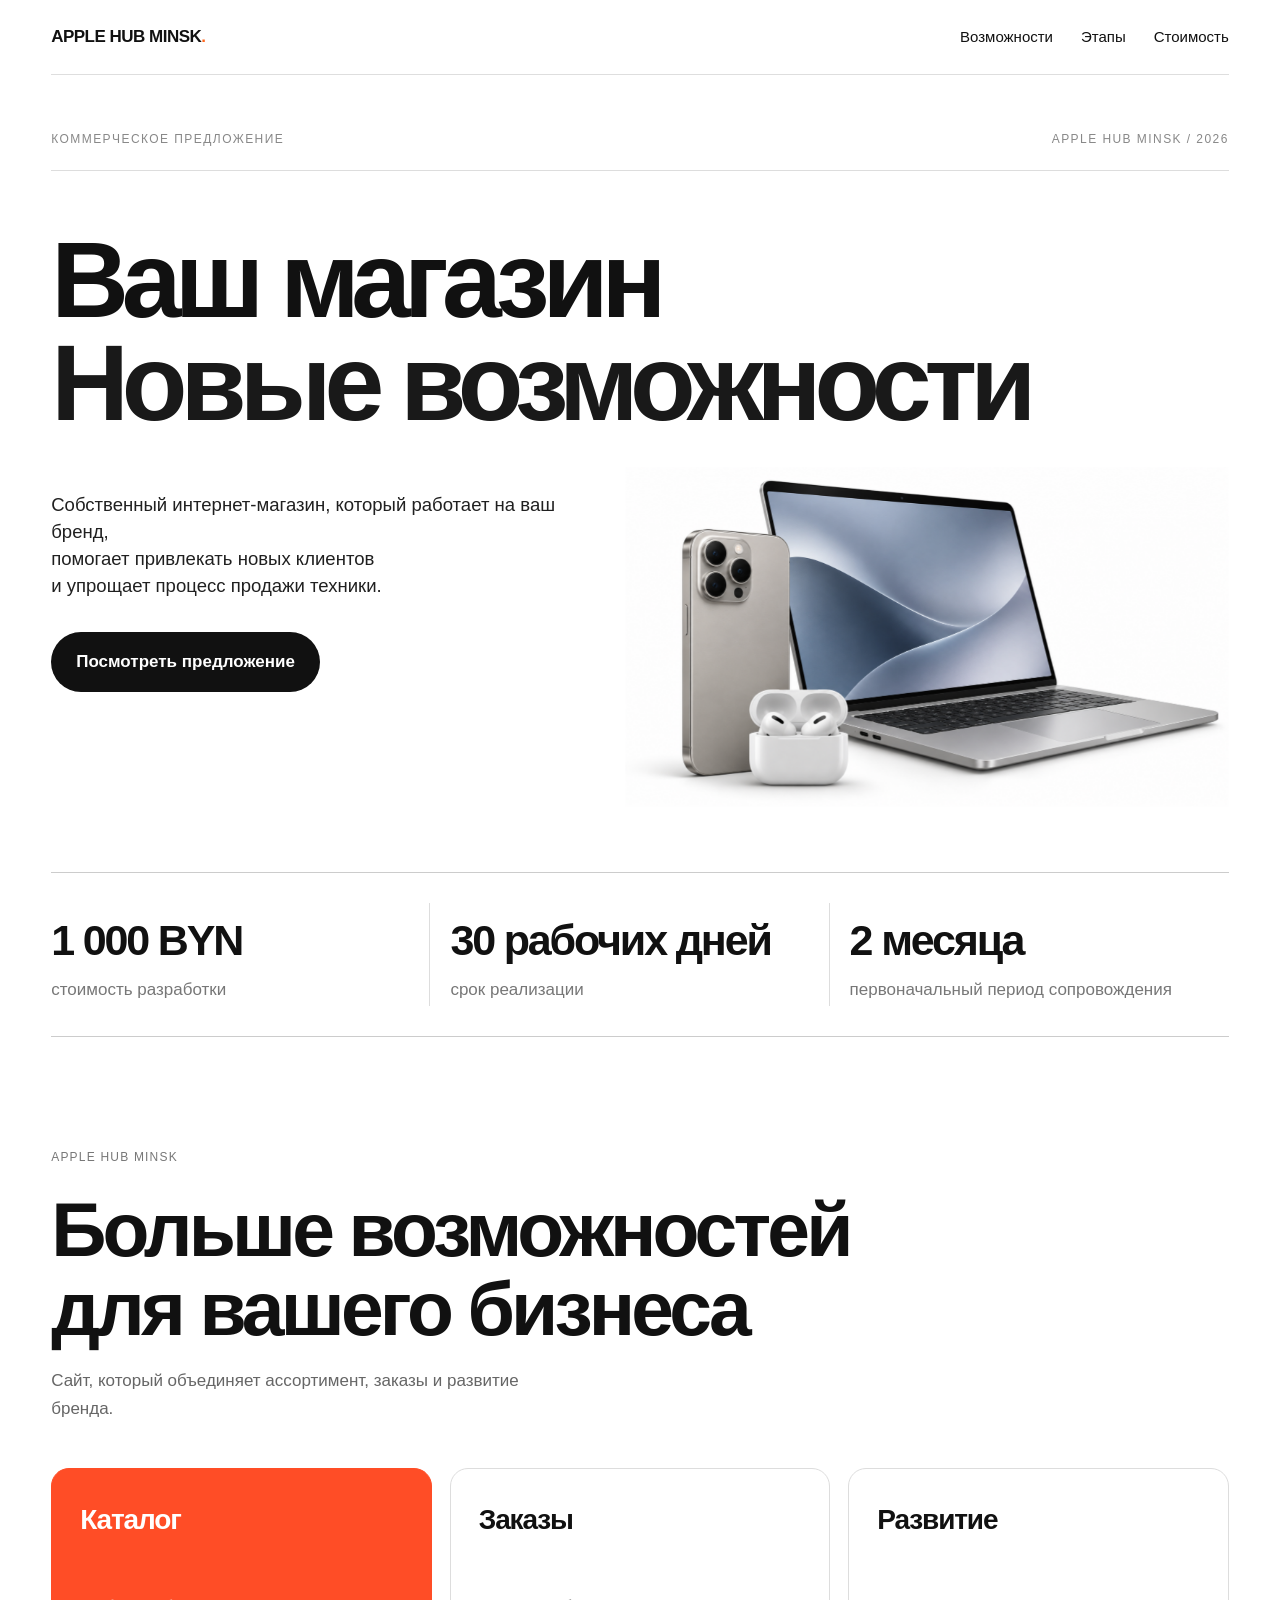
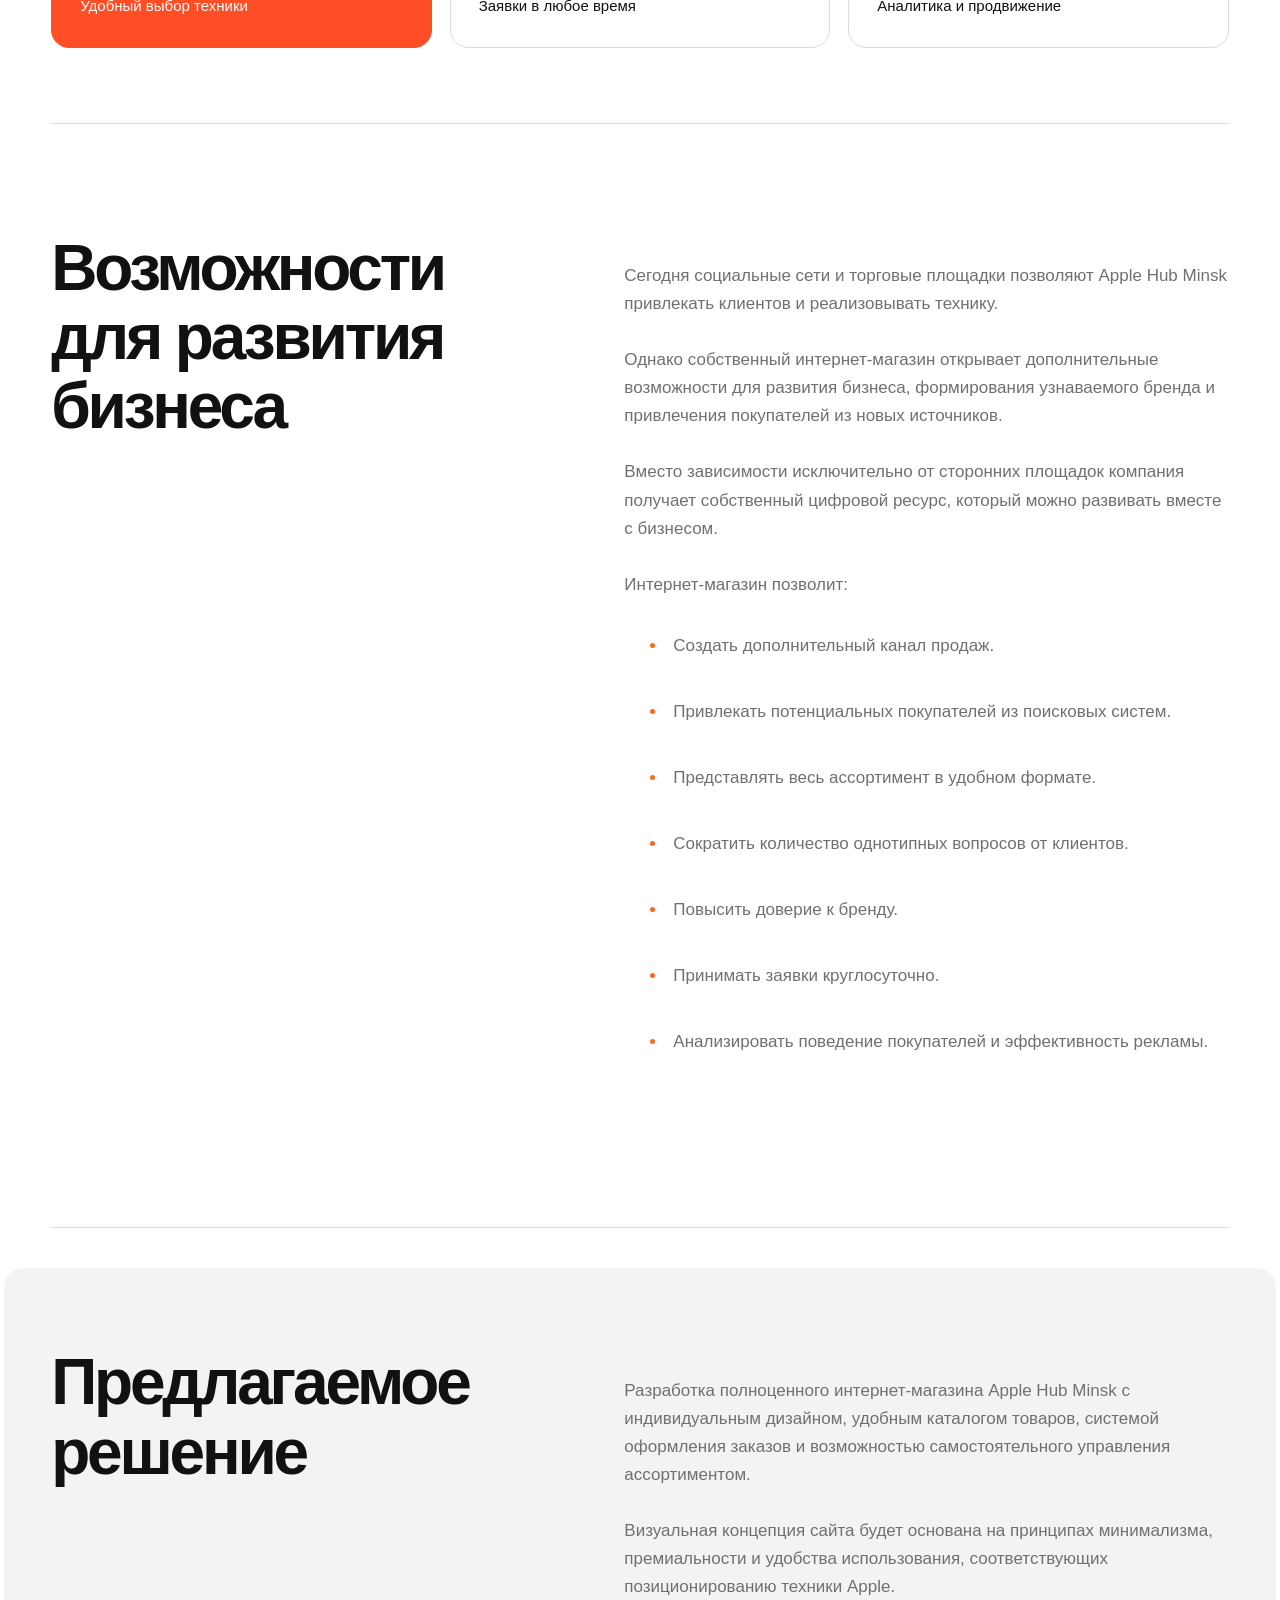
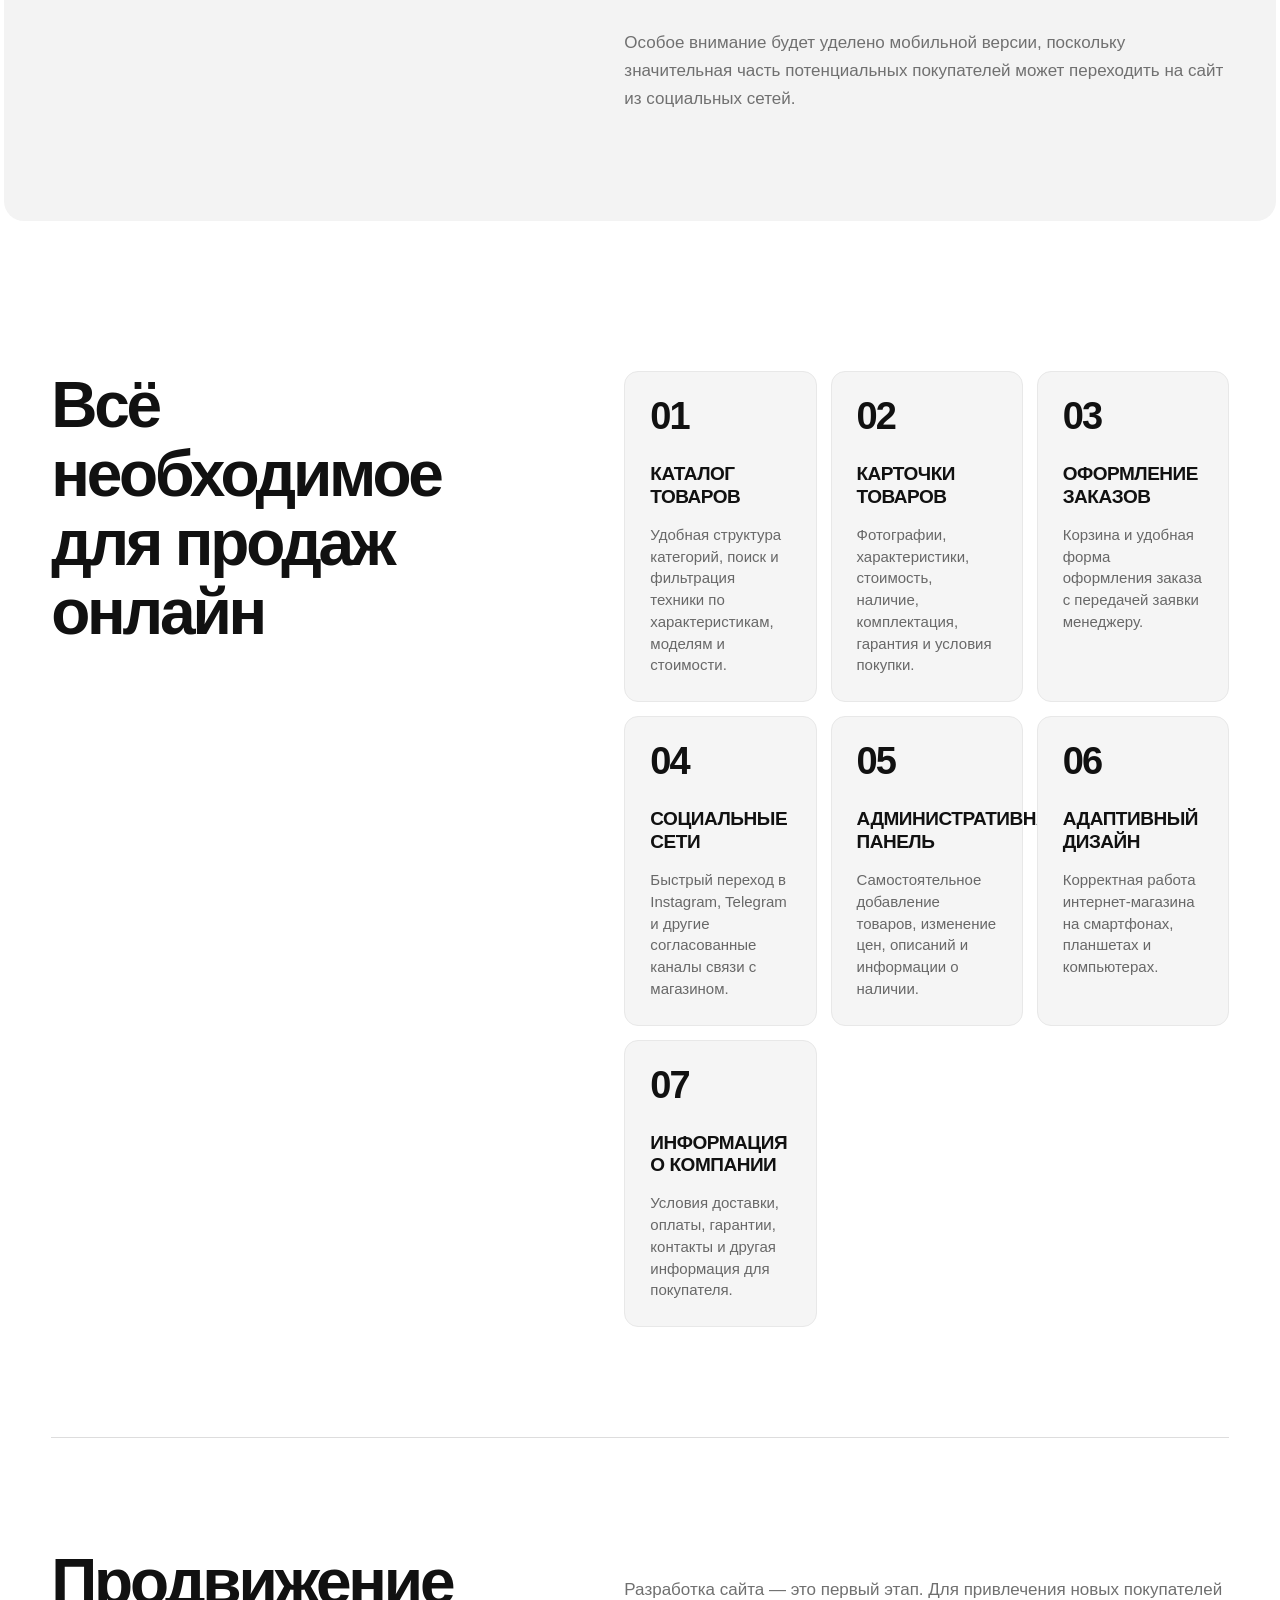
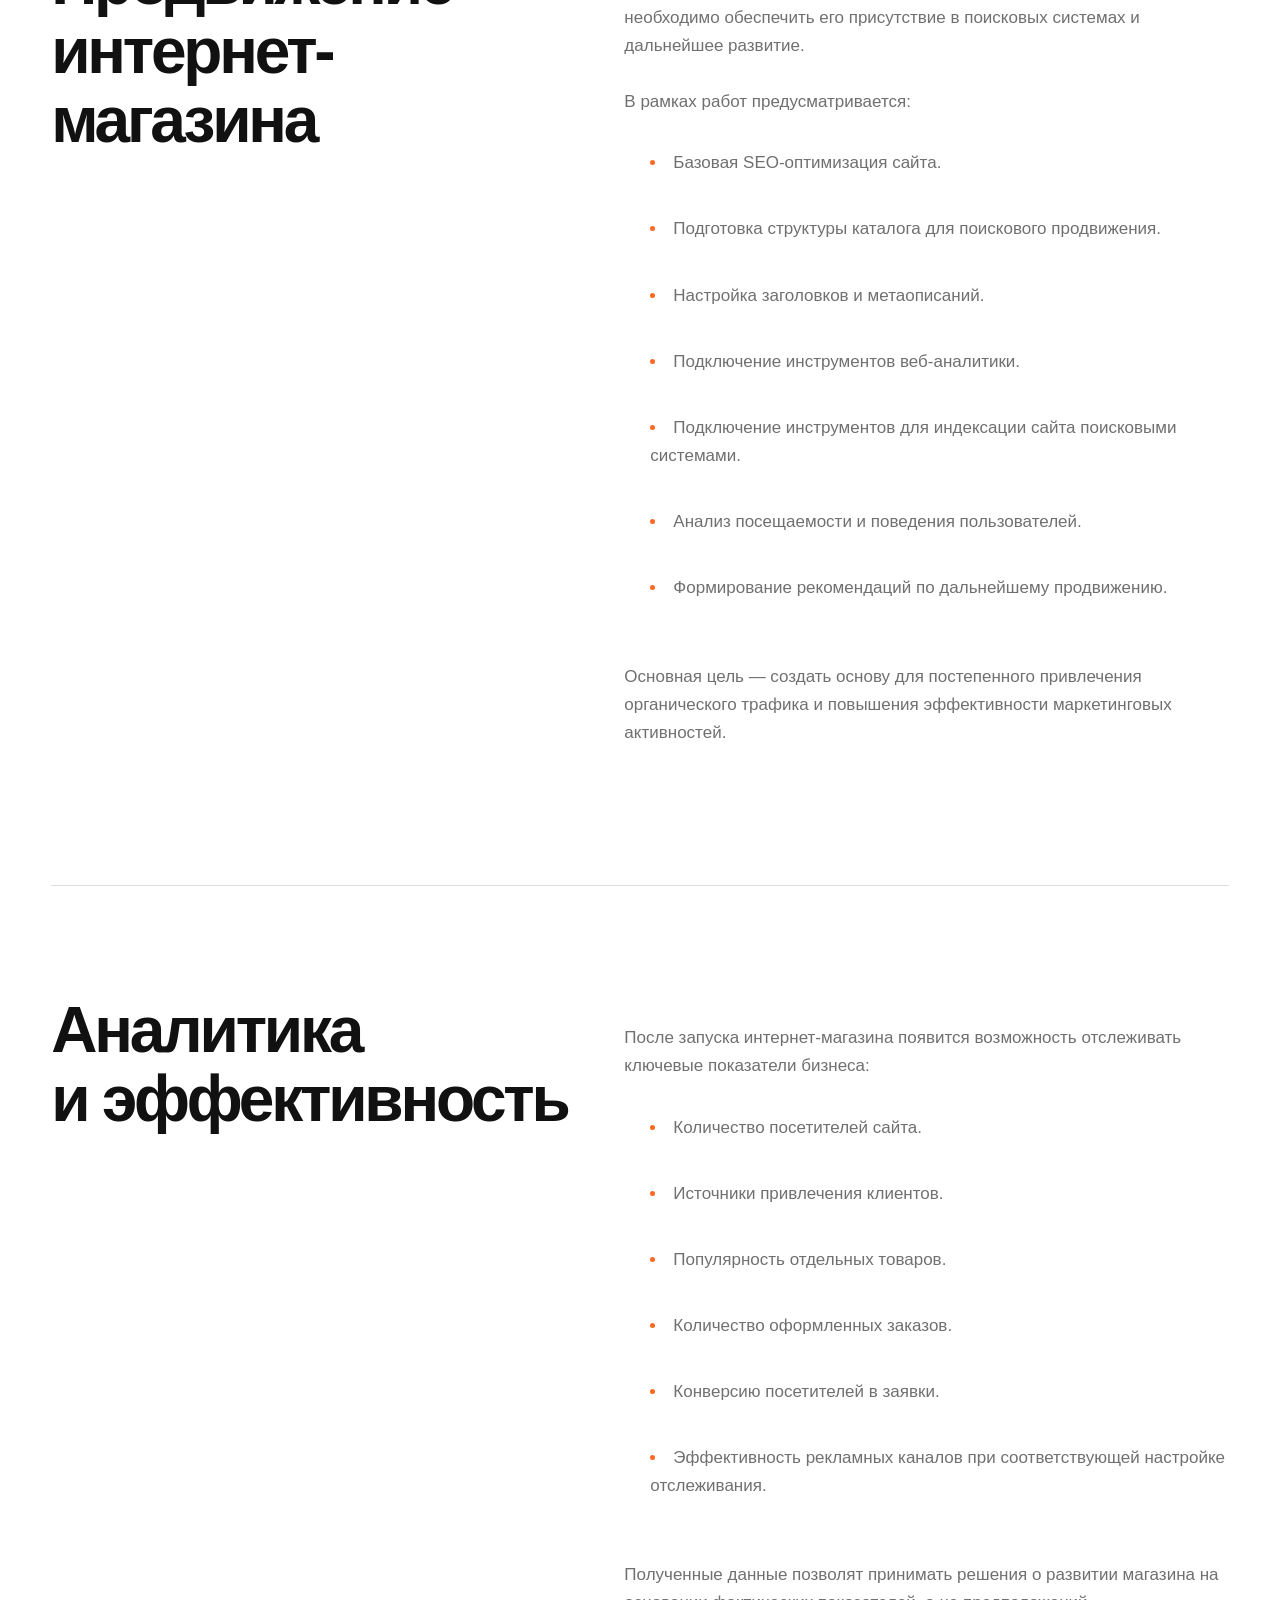
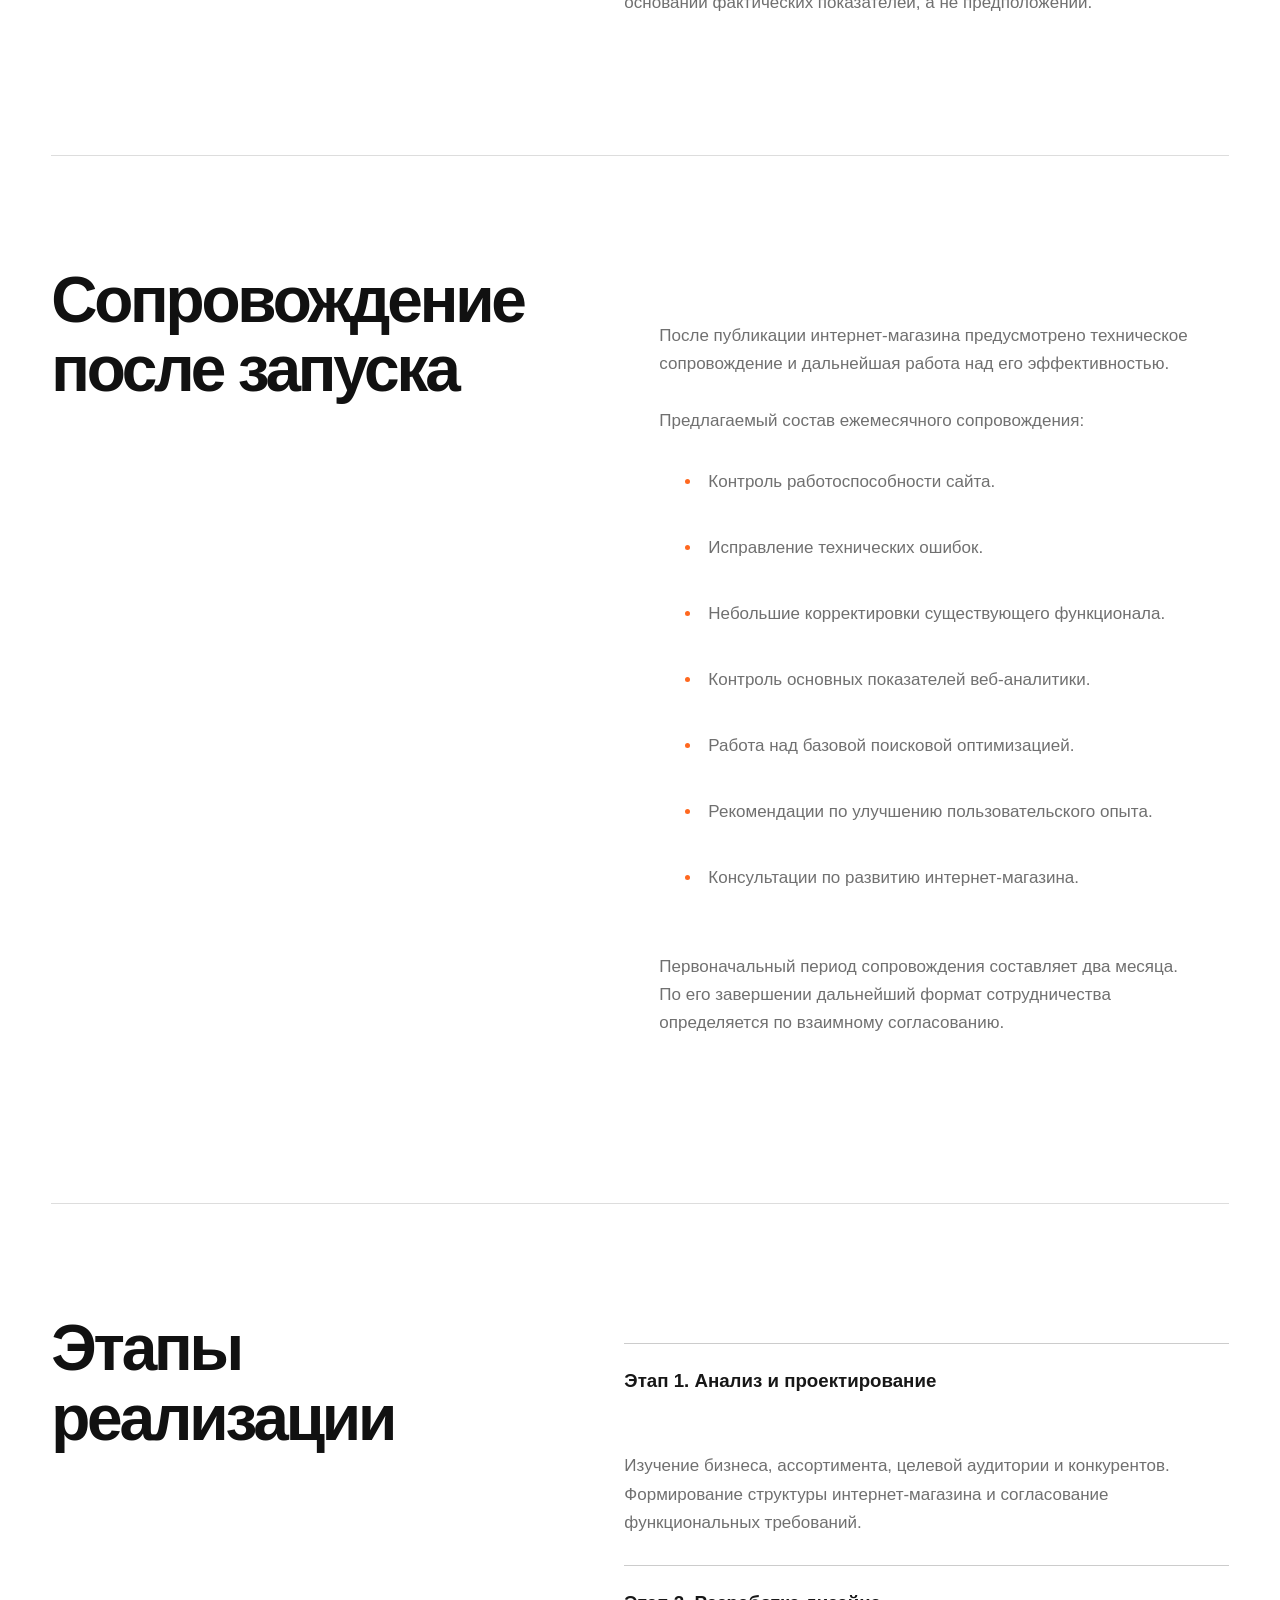
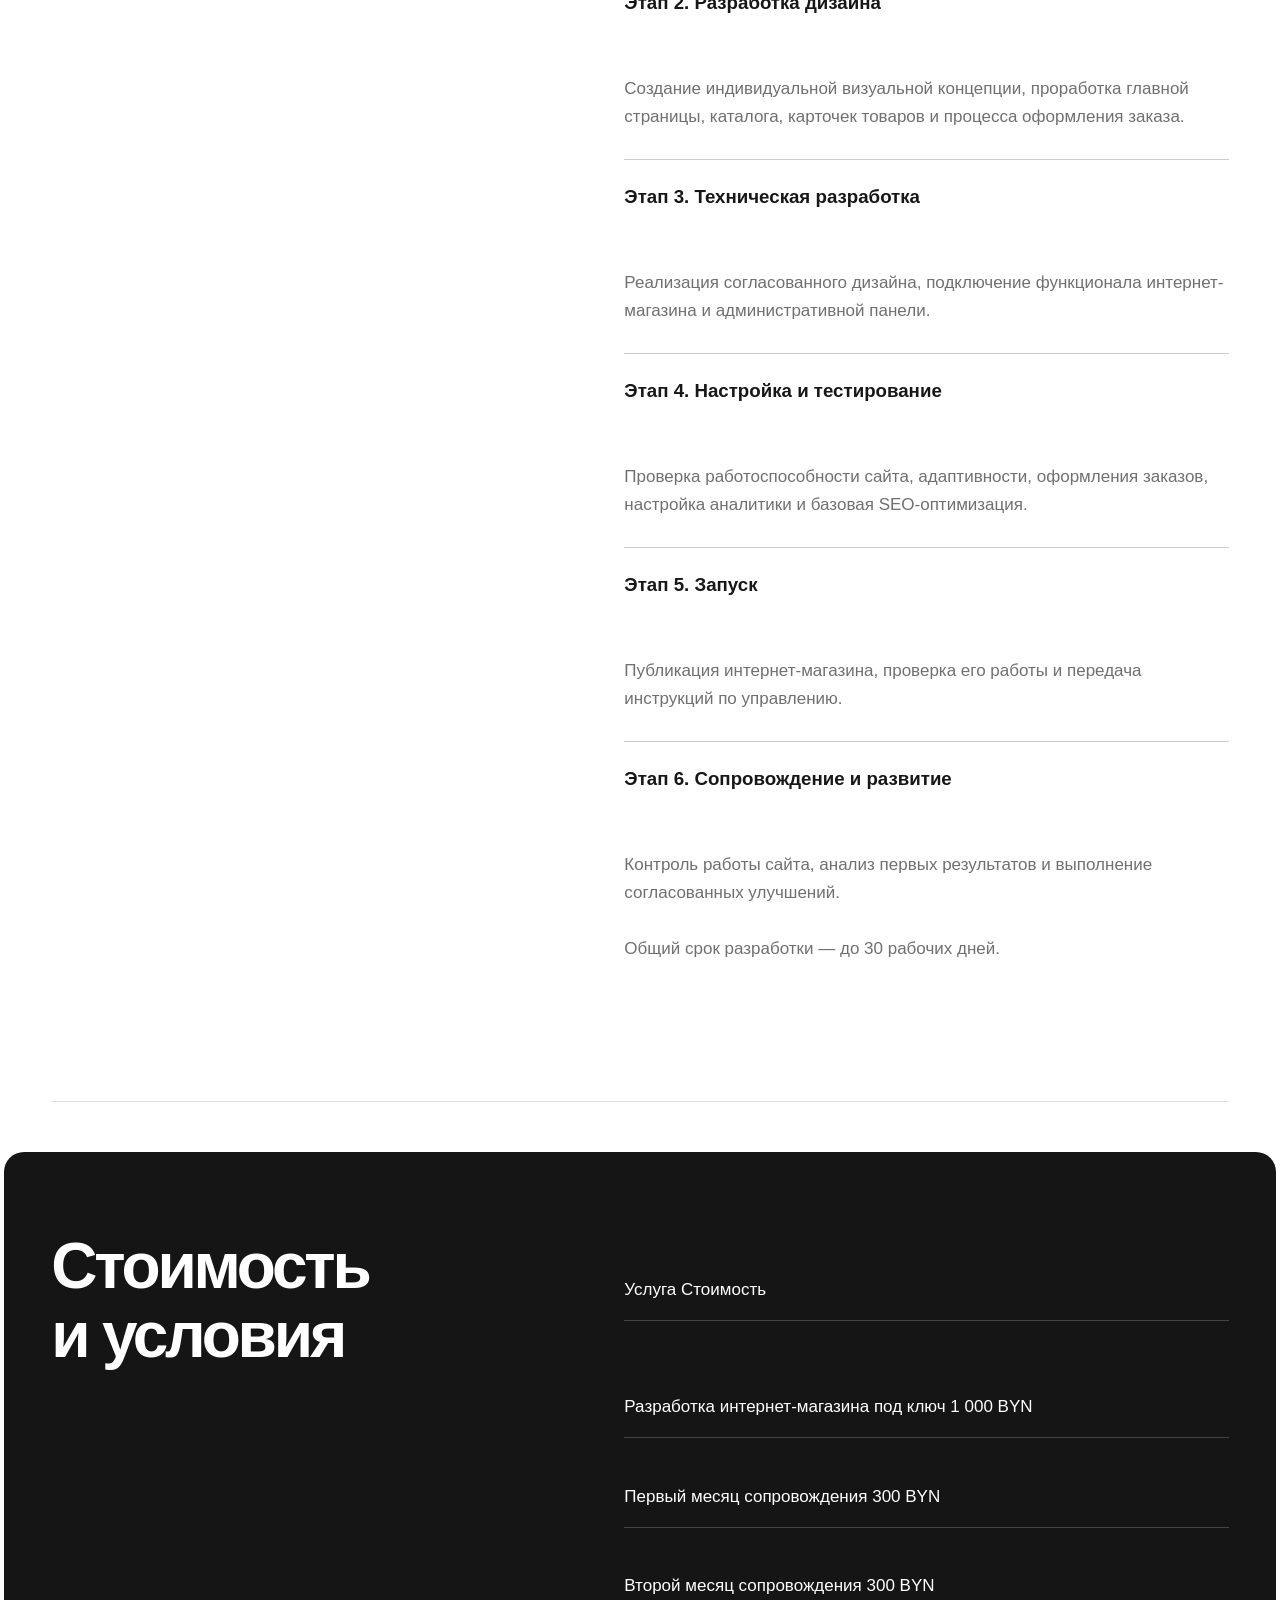
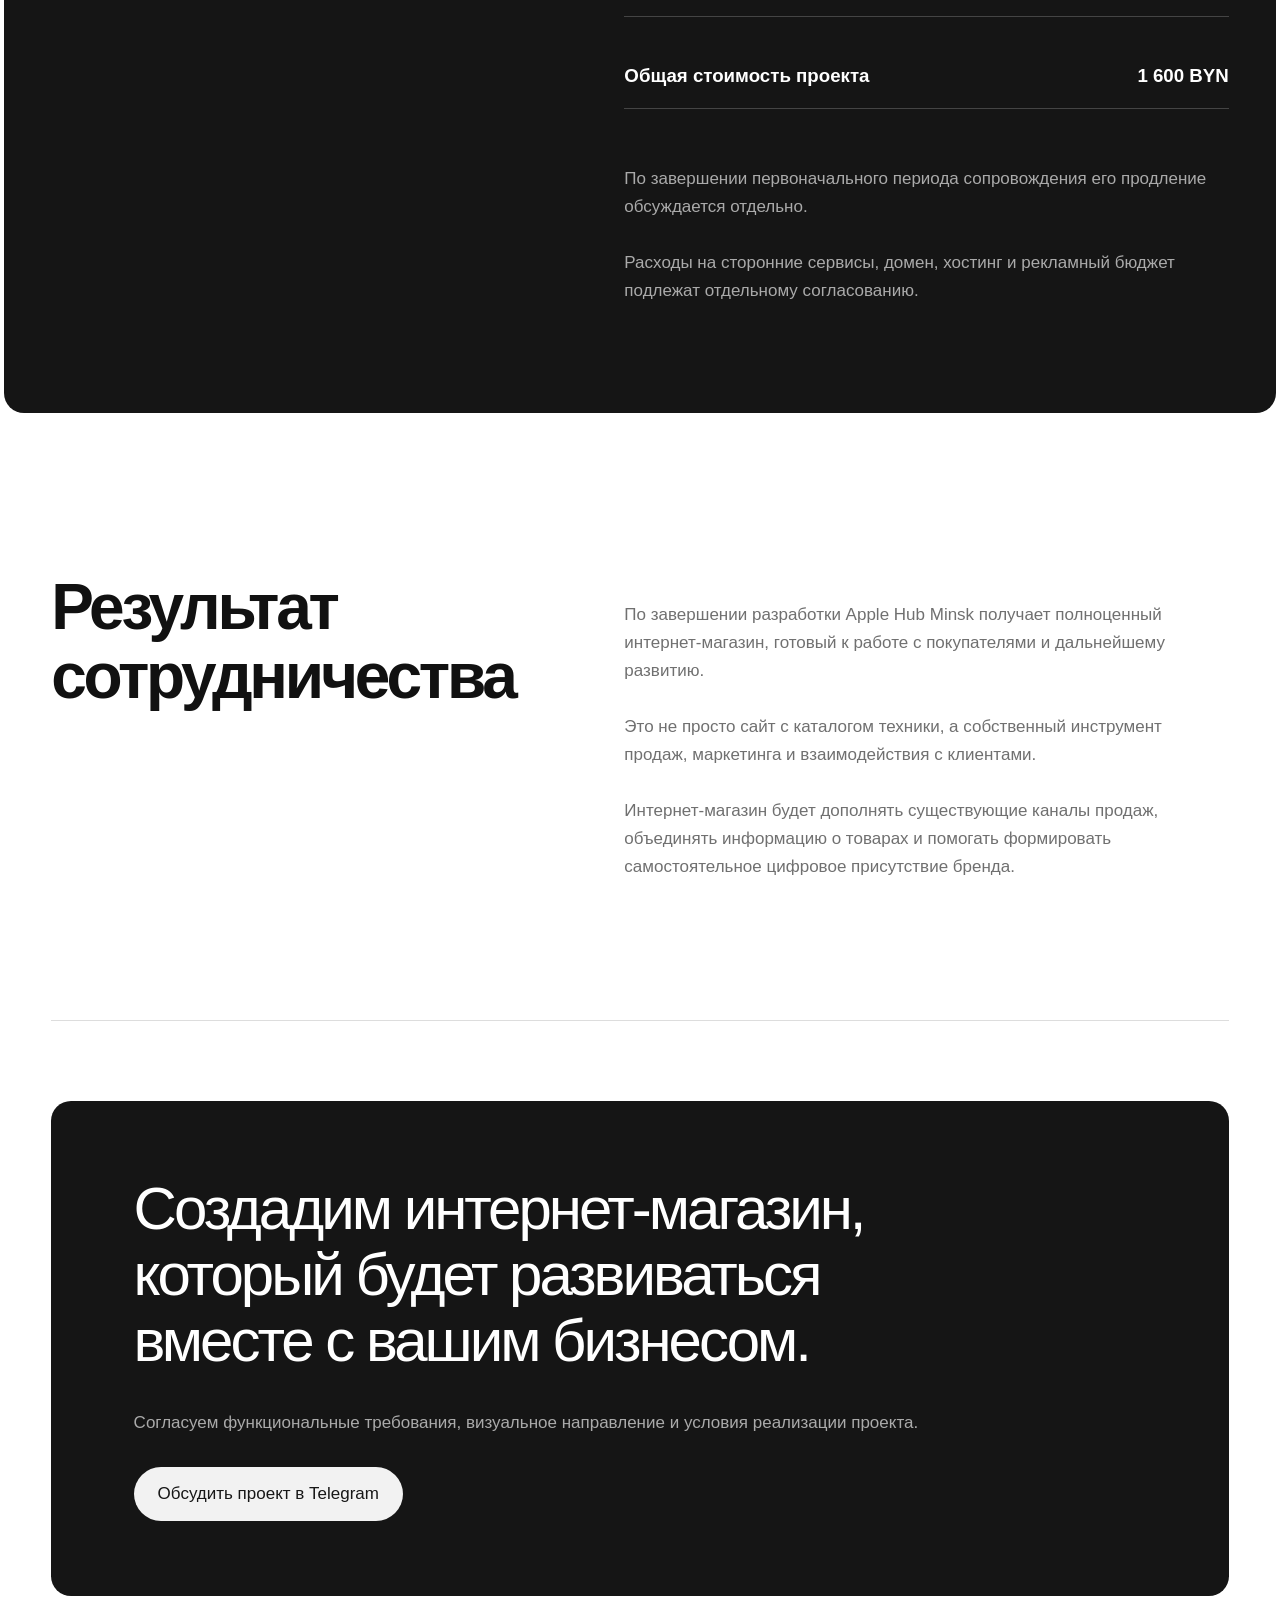
<file: apple-hub-minsk/index.html>
<!doctype html><html lang="ru"><head><meta charset="utf-8"><meta name="viewport" content="width=device-width,initial-scale=1"><meta name="description" content="Коммерческое предложение для Apple Hub Minsk"><title>Apple Hub Minsk — коммерческое предложение</title><style>
:root{color-scheme:dark;scroll-behavior:smooth}*{box-sizing:border-box}body{margin:0;background:#0b0c0e;color:#f5f5f7;font:17px/1.65 -apple-system,BlinkMacSystemFont,"Segoe UI",sans-serif}a{color:inherit}.wrap{max-width:1280px;margin:auto;padding:0 7%}header{display:flex;justify-content:space-between;align-items:center;padding:24px 0;border-bottom:1px solid #ffffff25;font-size:13px;letter-spacing:.1em;text-transform:uppercase}.badge{color:#a7a9af}.hero{min-height:78vh;display:flex;flex-direction:column;justify-content:center;padding:100px 0 80px}.eyebrow,.section-label{font-size:12px;letter-spacing:.15em;color:#92959e;text-transform:uppercase}.hero h1{font-size:clamp(54px,9vw,120px);letter-spacing:-.065em;line-height:1.02;margin:24px 0;max-width:1050px;font-weight:600}.hero h1 span{color:#8d9099}.lead{font-size:clamp(19px,2.2vw,27px);color:#adb0b8;max-width:750px;line-height:1.45}.button{display:inline-block;background:#f5f5f7;color:#111;text-decoration:none;border-radius:100px;padding:14px 26px;margin-top:25px;align-self:flex-start;font-weight:600}.metrics{display:grid;grid-template-columns:repeat(3,1fr);border-top:1px solid #ffffff30;border-bottom:1px solid #ffffff30}.metric{padding:32px 20px 32px 0}.metric b{display:block;font-size:clamp(25px,3.6vw,43px);letter-spacing:-.05em}.metric span{color:#9da0a8}.content section{display:grid;grid-template-columns:1fr 2fr;gap:40px;padding:110px 0;border-bottom:1px solid #ffffff22}.content h2{font-size:clamp(35px,5vw,64px);letter-spacing:-.05em;line-height:1.08;margin:0 0 30px}.copy{white-space:pre-line;color:#b7bac2;max-width:800px}.copy strong{color:#f5f5f7;font-size:1.1em}.copy li{margin:5px 0 5px 20px;padding-left:6px}.table-row{white-space:normal;padding:16px 0;border-bottom:1px solid #ffffff22;color:#f5f5f7}.table-row span{color:#777}footer{padding:90px 0;color:#a3a6ae}footer strong{display:block;color:white;font-size:clamp(30px,5vw,60px);letter-spacing:-.05em;line-height:1.1;max-width:800px;margin-bottom:35px}@media(max-width:700px){header{font-size:11px}.hero{min-height:70vh;padding:80px 0}.metrics{grid-template-columns:1fr}.metric{padding:18px 0;border-bottom:1px solid #ffffff18}.content section{grid-template-columns:1fr;gap:20px;padding:70px 0}.hero h1{font-size:55px}}
</style><style>
:root{color-scheme:light}body{background:#f1f1f1;color:#191919}header{border-color:#dcdcdc}header b::after{content:'.';color:#ff681f} .badge,.eyebrow,.section-label{color:#888}.hero h1{font-weight:400;letter-spacing:-.065em}.hero h1 span{color:#191919}.lead{color:#777}.button{background:transparent;color:#171717;border:1px solid #777}.button:hover{background:#171717;color:#fff}.metrics{border-color:#ddd}.metric span{color:#777}.metric b{font-weight:400}.content section{border-color:#ddd}.content h2{font-weight:400}.copy{color:#707070}.copy strong{color:#171717}.copy li::marker{color:#ff681f}.table-row{color:#171717;border-color:#ddd}.content section:nth-child(3) .copy,.content section:nth-child(6) .copy{background:#fff;border-radius:16px;padding:28px 35px}.content section:nth-child(8){background:#191919;color:#fff;border-radius:20px;margin:50px -4%;padding:80px 4%;border:0}.content section:nth-child(8) .copy,.content section:nth-child(8) .section-label{color:#aaa}.content section:nth-child(8) .copy strong,.content section:nth-child(8) .table-row{color:#fff}.content section:nth-child(8) .table-row{border-color:#444}footer{background:#171717;color:#aaa;border-radius:20px;padding:75px 7%;margin:80px 0}footer strong{font-weight:400;color:#fff}@media(max-width:700px){.content section:nth-child(8){margin:30px 0;padding:55px 25px}.metric{border-color:#ddd}footer{padding:50px 25px}}
</style><style>
header nav{display:flex;gap:28px;text-transform:none;letter-spacing:0;font-size:15px}header nav a{text-decoration:none}header nav a:hover{text-decoration:underline}.hero{position:relative;min-height:80vh}.hero-top{width:100%;display:flex;justify-content:space-between;font-size:12px;letter-spacing:.12em;color:#888}.hero h1{font-size:clamp(58px,9.2vw,125px);max-width:1150px;margin:75px 0 20px}.accent{color:#ff681f!important}.hero .lead{max-width:650px}.hero .button{margin-top:35px}.metrics{gap:20px}.metric{position:relative}.metric:not(:last-child):after{content:"";position:absolute;right:0;top:30px;bottom:30px;width:1px;background:#ddd}.content section{grid-template-columns:1fr 2fr}.content section:nth-child(2){background:#fff;margin:40px -4%;padding:80px 4%;border:0;border-radius:20px}.content section:nth-child(3) .copy{background:transparent;padding:0}.content section:nth-child(3) .copy strong{display:block;margin-top:18px;padding:24px 24px 0;background:white;border-radius:14px 14px 0 0}.content section:nth-child(3) .copy strong+br{display:none}.content section:nth-child(7) .copy strong{display:block;border-top:1px solid #ccc;padding-top:22px}.content section:nth-child(8) h2{max-width:600px}.table-row{display:flex;justify-content:space-between;gap:16px}.table-row span{display:none}.footer-link{display:inline-block;background:#f2f2f2;color:#171717;border-radius:100px;text-decoration:none;padding:13px 24px;margin-top:30px}.footer-link:hover{background:#ff681f;color:white}:focus-visible{outline:3px solid #ff681f;outline-offset:4px}@media(max-width:700px){header{align-items:flex-start;gap:16px}header nav{gap:12px;font-size:12px;flex-wrap:wrap;justify-content:flex-end}.hero h1{font-size:clamp(46px,12vw,65px);margin:55px 0 20px}.hero-top{gap:20px;font-size:10px}.metric:not(:last-child):after{display:none}.content section:nth-child(2){margin:25px 0;padding:45px 25px}.table-row{flex-wrap:wrap}}
</style><style>
body{background:#fff;color:#111}.wrap{max-width:1450px;padding:0 4%}header{padding:23px 0;border-color:#dedede}header b{font-size:17px;letter-spacing:-.03em}.hero{min-height:760px;display:block;padding:55px 0 80px;overflow:hidden}.hero-top{border-bottom:1px solid #ddd;padding-bottom:20px}.hero h1{position:relative;z-index:2;font-size:clamp(65px,8.4vw,125px);font-weight:600;line-height:.96;margin:58px 0 24px;max-width:1000px}.hero .lead{position:relative;z-index:2;color:#202020;font-size:20px;max-width:350px;margin-top:46px}.hero .button{position:relative;z-index:3;background:#111;color:#fff;border:0;padding:16px 25px}.hero .button:hover{background:#fc4b24}.hero-devices{position:absolute;z-index:1;width:59%;right:-3%;bottom:12px;mix-blend-mode:multiply}.metrics{border-top:1px solid #ccc;border-bottom:1px solid #ccc}.metric b{font-weight:600}.showcase{padding:105px 0 75px;border-bottom:1px solid #ddd}.showcase h2{font-size:clamp(43px,6vw,82px);line-height:1.02;letter-spacing:-.05em;margin:20px 0;font-weight:600}.showcase p{color:#666;max-width:500px}.showcase>div>span{font-size:12px;color:#777;letter-spacing:.1em}.showcase-tiles{display:grid;grid-template-columns:repeat(3,1fr);gap:18px;margin-top:45px}.showcase-tiles div{min-height:180px;border:1px solid #ddd;border-radius:18px;padding:28px;display:flex;flex-direction:column;justify-content:space-between}.showcase-tiles div:first-child{background:#ff4d26;color:white;border-color:#ff4d26}.showcase-tiles b{font-size:28px;letter-spacing:-.04em}.showcase-tiles span{font-size:15px}.content h2{font-weight:600}.content section:nth-child(2){background:#f3f3f3}.content section:nth-child(3) .copy strong{background:#f3f3f3}.content section:nth-child(8){background:#151515}.section-label{color:#ff4d26!important}footer{background:#151515}.footer-link:hover{background:#ff4d26}@media(max-width:700px){.wrap{padding:0 5%}.hero{min-height:0;padding:45px 0 45px}.hero h1{font-size:clamp(45px,10vw,72px);margin:45px 0 22px}.hero .lead{font-size:18px;max-width:100%;margin:15px 0}.hero-devices{position:relative;width:110%;right:auto;bottom:auto;margin:25px -5% 0}.hero .button{margin-top:15px}.showcase{padding:70px 0 45px}.showcase-tiles{grid-template-columns:1fr;gap:10px}.showcase-tiles div{min-height:110px}.showcase h2{font-size:40px}}
</style><style>
.feature-grid{display:grid;grid-template-columns:repeat(3,minmax(0,1fr));gap:14px}.feature-card{background:#f5f5f5;border:1px solid #e8e8e8;border-radius:14px;padding:25px;min-height:235px;display:flex;flex-direction:column}.feature-number{font-size:38px;line-height:1;letter-spacing:-.05em;font-weight:600}.feature-card h3{font-size:19px;line-height:1.18;letter-spacing:-.025em;text-transform:uppercase;margin:28px 0 16px}.feature-card p{font-size:15px;line-height:1.45;color:#686868;margin:0}@media(max-width:950px){.feature-grid{grid-template-columns:repeat(2,minmax(0,1fr))}}@media(max-width:600px){.feature-grid{grid-template-columns:1fr}.feature-card{min-height:0;padding:22px}.feature-card h3{margin:20px 0 12px}}
</style><style>
.content section{grid-template-columns:minmax(0,1fr) minmax(0,1.25fr);align-items:start;gap:clamp(35px,7vw,110px)}.content section .section-heading{position:sticky;top:32px;align-self:start;margin:0;max-width:600px}.content section .section-content{min-width:0}.content section .section-heading .accent{color:inherit!important}@media(max-width:700px){.content section{grid-template-columns:1fr;gap:25px}.content section .section-heading{position:static}}
</style><style>.hero h1 span{white-space:nowrap}@media(max-width:700px){.hero h1{font-size:clamp(30px,7.8vw,54px)}}</style><style>
@media(min-width:701px){.hero .lead{max-width:650px;font-size:clamp(16px,1.45vw,20px);line-height:1.45}.hero-devices{z-index:3;width:min(56%,760px);right:0;bottom:28px;height:auto;object-fit:contain;pointer-events:none}.hero h1{z-index:2}.hero .lead,.hero .button{z-index:4}}
@media(max-width:700px){.hero-break{display:none}.hero-devices{height:auto;object-fit:contain;pointer-events:none}}
</style><style>
@media(min-width:701px){.hero{display:grid;grid-template-columns:minmax(0,1fr) minmax(0,1.1fr);grid-template-rows:auto auto auto 1fr;column-gap:24px;align-items:start;min-height:0;padding-bottom:65px}.hero-top,.hero h1{grid-column:1 / -1}.hero h1{margin-bottom:32px}.hero .lead{grid-column:1;grid-row:3;margin:25px 0 0;max-width:100%}.hero .button{grid-column:1;grid-row:4;justify-self:start;align-self:start;margin-top:32px}.hero .hero-devices{grid-column:2;grid-row:3 / 5;position:static;width:100%;max-width:760px;height:auto;object-fit:contain;justify-self:end;align-self:start;margin:0;mix-blend-mode:normal}}
</style></head><body><div class="wrap"><header><b>Apple Hub Minsk</b><nav><a href="#features">Возможности</a><a href="#process">Этапы</a><a href="#pricing">Стоимость</a></nav></header><main><div class="hero"><div class="hero-top"><span>КОММЕРЧЕСКОЕ ПРЕДЛОЖЕНИЕ</span><span>APPLE HUB MINSK / 2026</span></div><h1>Ваш магазин<br><span>Новые возможности</span></h1><p class="lead">Собственный интернет-магазин, который работает на ваш бренд,<br class="hero-break"> помогает привлекать новых клиентов<br class="hero-break"> и упрощает процесс продажи техники.</p><a class="button" href="#proposal">Посмотреть предложение</a><img class="hero-devices" src="devices.png" alt="Смартфон, ноутбук и беспроводные наушники"></div><div class="metrics"><div class="metric"><b>1 000 BYN</b><span>стоимость разработки</span></div><div class="metric"><b>30 рабочих дней</b><span>срок реализации</span></div><div class="metric"><b>2 месяца</b><span>первоначальный период сопровождения</span></div></div><div class="showcase"><div><span>APPLE HUB MINSK</span><h2>Больше возможностей<br>для&nbsp;вашего бизнеса</h2><p>Сайт, который объединяет ассортимент, заказы и развитие бренда.</p></div><div class="showcase-tiles"><div><b>Каталог</b><span>Удобный выбор техники</span></div><div><b>Заказы</b><span>Заявки в любое время</span></div><div><b>Развитие</b><span>Аналитика и продвижение</span></div></div></div><div id="proposal" class="content"><section><h2 class="section-heading">Возможности для&nbsp;развития бизнеса</h2><div class="section-content"><div class='copy'>
Сегодня социальные сети и торговые площадки позволяют Apple Hub Minsk привлекать клиентов и реализовывать технику.

Однако собственный интернет-магазин открывает дополнительные возможности для развития бизнеса, формирования узнаваемого бренда и привлечения покупателей из новых источников.

Вместо зависимости исключительно от сторонних площадок компания получает собственный цифровой ресурс, который можно развивать вместе с бизнесом.

Интернет-магазин позволит:

<li>Создать дополнительный канал продаж.</li>
<li>Привлекать потенциальных покупателей из поисковых систем.</li>
<li>Представлять весь ассортимент в удобном формате.</li>
<li>Сократить количество однотипных вопросов от клиентов.</li>
<li>Повысить доверие к бренду.</li>
<li>Принимать заявки круглосуточно.</li>
<li>Анализировать поведение покупателей и эффективность рекламы.</li>

</div></div></section>
<section><h2 class="section-heading">Предлагаемое решение</h2><div class="section-content"><div class='copy'>
Разработка полноценного интернет-магазина Apple Hub Minsk с индивидуальным дизайном, удобным каталогом товаров, системой оформления заказов и возможностью самостоятельного управления ассортиментом.

Визуальная концепция сайта будет основана на принципах минимализма, премиальности и удобства использования, соответствующих позиционированию техники Apple.

Особое внимание будет уделено мобильной версии, поскольку значительная часть потенциальных покупателей может переходить на сайт из социальных сетей.

</div></div></section>
<section id="features"><h2 class="section-heading">Всё необходимое для&nbsp;продаж онлайн</h2><div class="section-content"><div class="feature-grid">
<article class="feature-card"><span class="feature-number">01</span><h3>Каталог товаров</h3><p>Удобная структура категорий, поиск и фильтрация техники по характеристикам, моделям и стоимости.</p></article>
<article class="feature-card"><span class="feature-number">02</span><h3>Карточки товаров</h3><p>Фотографии, характеристики, стоимость, наличие, комплектация, гарантия и условия покупки.</p></article>
<article class="feature-card"><span class="feature-number">03</span><h3>Оформление заказов</h3><p>Корзина и удобная форма оформления заказа с передачей заявки менеджеру.</p></article>
<article class="feature-card"><span class="feature-number">04</span><h3>Социальные сети</h3><p>Быстрый переход в Instagram, Telegram и другие согласованные каналы связи с магазином.</p></article>
<article class="feature-card"><span class="feature-number">05</span><h3>Административная панель</h3><p>Самостоятельное добавление товаров, изменение цен, описаний и информации о наличии.</p></article>
<article class="feature-card"><span class="feature-number">06</span><h3>Адаптивный дизайн</h3><p>Корректная работа интернет-магазина на смартфонах, планшетах и компьютерах.</p></article>
<article class="feature-card"><span class="feature-number">07</span><h3>Информация о&nbsp;компании</h3><p>Условия доставки, оплаты, гарантии, контакты и другая информация для покупателя.</p></article>
</div></div></section>
<section><h2 class="section-heading">Продвижение интернет-магазина</h2><div class="section-content"><div class='copy'>
Разработка сайта — это первый этап. Для привлечения новых покупателей необходимо обеспечить его присутствие в поисковых системах и дальнейшее развитие.

В рамках работ предусматривается:

<li>Базовая SEO-оптимизация сайта.</li>
<li>Подготовка структуры каталога для поискового продвижения.</li>
<li>Настройка заголовков и метаописаний.</li>
<li>Подключение инструментов веб-аналитики.</li>
<li>Подключение инструментов для индексации сайта поисковыми системами.</li>
<li>Анализ посещаемости и поведения пользователей.</li>
<li>Формирование рекомендаций по дальнейшему продвижению.</li>

Основная цель — создать основу для постепенного привлечения органического трафика и повышения эффективности маркетинговых активностей.

</div></div></section>
<section><h2 class="section-heading">Аналитика и&nbsp;эффективность</h2><div class="section-content"><div class='copy'>
После запуска интернет-магазина появится возможность отслеживать ключевые показатели бизнеса:

<li>Количество посетителей сайта.</li>
<li>Источники привлечения клиентов.</li>
<li>Популярность отдельных товаров.</li>
<li>Количество оформленных заказов.</li>
<li>Конверсию посетителей в заявки.</li>
<li>Эффективность рекламных каналов при соответствующей настройке отслеживания.</li>

Полученные данные позволят принимать решения о развитии магазина на основании фактических показателей, а не предположений.

</div></div></section>
<section><h2 class="section-heading">Сопровождение после запуска</h2><div class="section-content"><div class='copy'>
После публикации интернет-магазина предусмотрено техническое сопровождение и дальнейшая работа над его эффективностью.

Предлагаемый состав ежемесячного сопровождения:

<li>Контроль работоспособности сайта.</li>
<li>Исправление технических ошибок.</li>
<li>Небольшие корректировки существующего функционала.</li>
<li>Контроль основных показателей веб-аналитики.</li>
<li>Работа над базовой поисковой оптимизацией.</li>
<li>Рекомендации по улучшению пользовательского опыта.</li>
<li>Консультации по развитию интернет-магазина.</li>

Первоначальный период сопровождения составляет два месяца. По его завершении дальнейший формат сотрудничества определяется по взаимному согласованию.

</div></div></section>
<section id="process"><h2 class="section-heading">Этапы реализации</h2><div class="section-content"><div class='copy'>
<strong>Этап 1. Анализ и проектирование</strong>

Изучение бизнеса, ассортимента, целевой аудитории и конкурентов. Формирование структуры интернет-магазина и согласование функциональных требований.

<strong>Этап 2. Разработка дизайна</strong>

Создание индивидуальной визуальной концепции, проработка главной страницы, каталога, карточек товаров и процесса оформления заказа.

<strong>Этап 3. Техническая разработка</strong>

Реализация согласованного дизайна, подключение функционала интернет-магазина и административной панели.

<strong>Этап 4. Настройка и тестирование</strong>

Проверка работоспособности сайта, адаптивности, оформления заказов, настройка аналитики и базовая SEO-оптимизация.

<strong>Этап 5. Запуск</strong>

Публикация интернет-магазина, проверка его работы и передача инструкций по управлению.

<strong>Этап 6. Сопровождение и развитие</strong>

Контроль работы сайта, анализ первых результатов и выполнение согласованных улучшений.

Общий срок разработки — до 30 рабочих дней.

</div></div></section>
<section id="pricing"><h2 class="section-heading">Стоимость и&nbsp;условия</h2><div class="section-content"><div class='copy'>
<div class="table-row"> Услуга  <span> / </span>  Стоимость </div>

<div class="table-row"> Разработка интернет-магазина под ключ  <span> / </span>  1 000 BYN </div>
<div class="table-row"> Первый месяц сопровождения  <span> / </span>  300 BYN </div>
<div class="table-row"> Второй месяц сопровождения  <span> / </span>  300 BYN </div>
<div class="table-row"> <strong>Общая стоимость проекта</strong>  <span> / </span>  <strong>1 600 BYN</strong> </div>

По завершении первоначального периода сопровождения его продление обсуждается отдельно.

Расходы на сторонние сервисы, домен, хостинг и рекламный бюджет подлежат отдельному согласованию.

</div></div></section>
<section><h2 class="section-heading">Результат сотрудничества</h2><div class="section-content"><div class='copy'>
По завершении разработки Apple Hub Minsk получает полноценный интернет-магазин, готовый к работе с покупателями и дальнейшему развитию.

Это не просто сайт с каталогом техники, а собственный инструмент продаж, маркетинга и взаимодействия с клиентами.

Интернет-магазин будет дополнять существующие каналы продаж, объединять информацию о товарах и помогать формировать самостоятельное цифровое присутствие бренда.

</div></div></section>
</div></main><footer><strong>Создадим интернет-магазин, который будет развиваться вместе с вашим бизнесом.</strong><span>Согласуем функциональные требования, визуальное направление и условия реализации проекта.</span><br><a class="footer-link" href="https://t.me/mofyl">Обсудить проект в Telegram</a></footer></div></body></html>
</file>
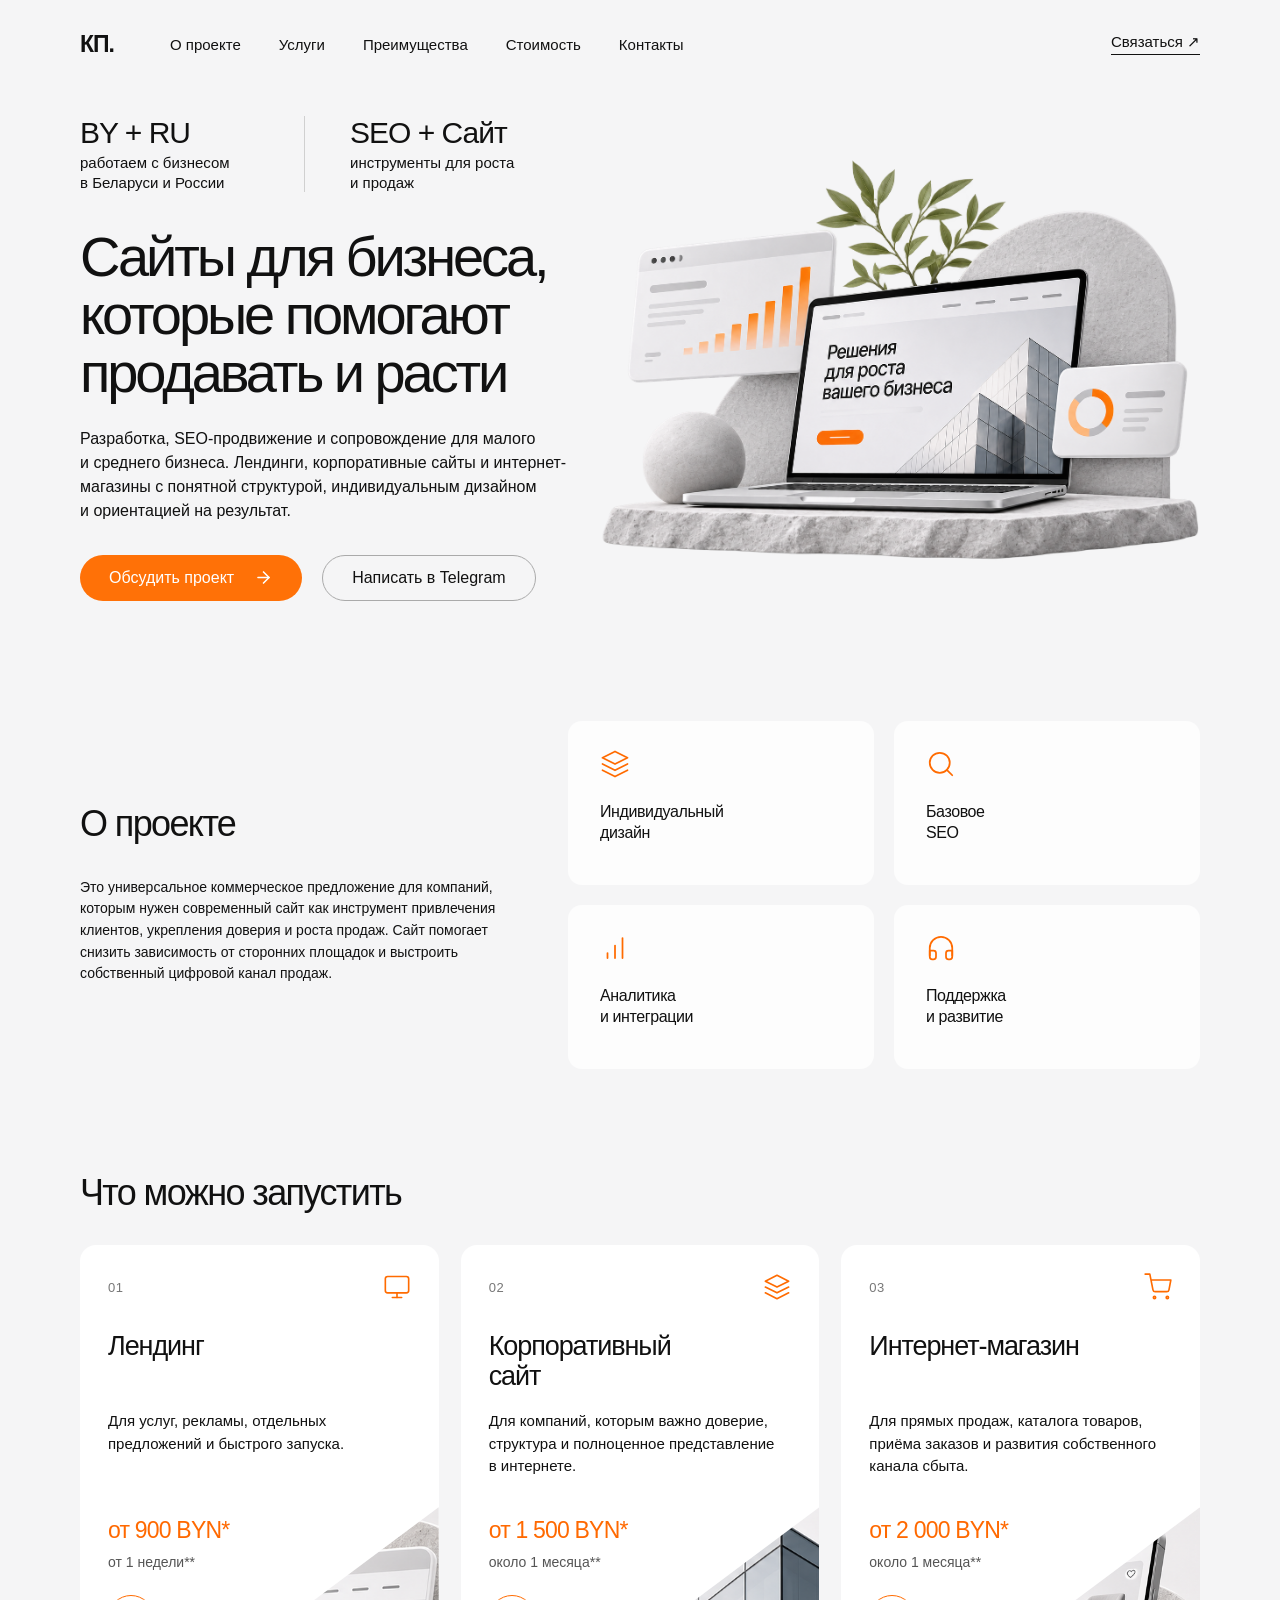
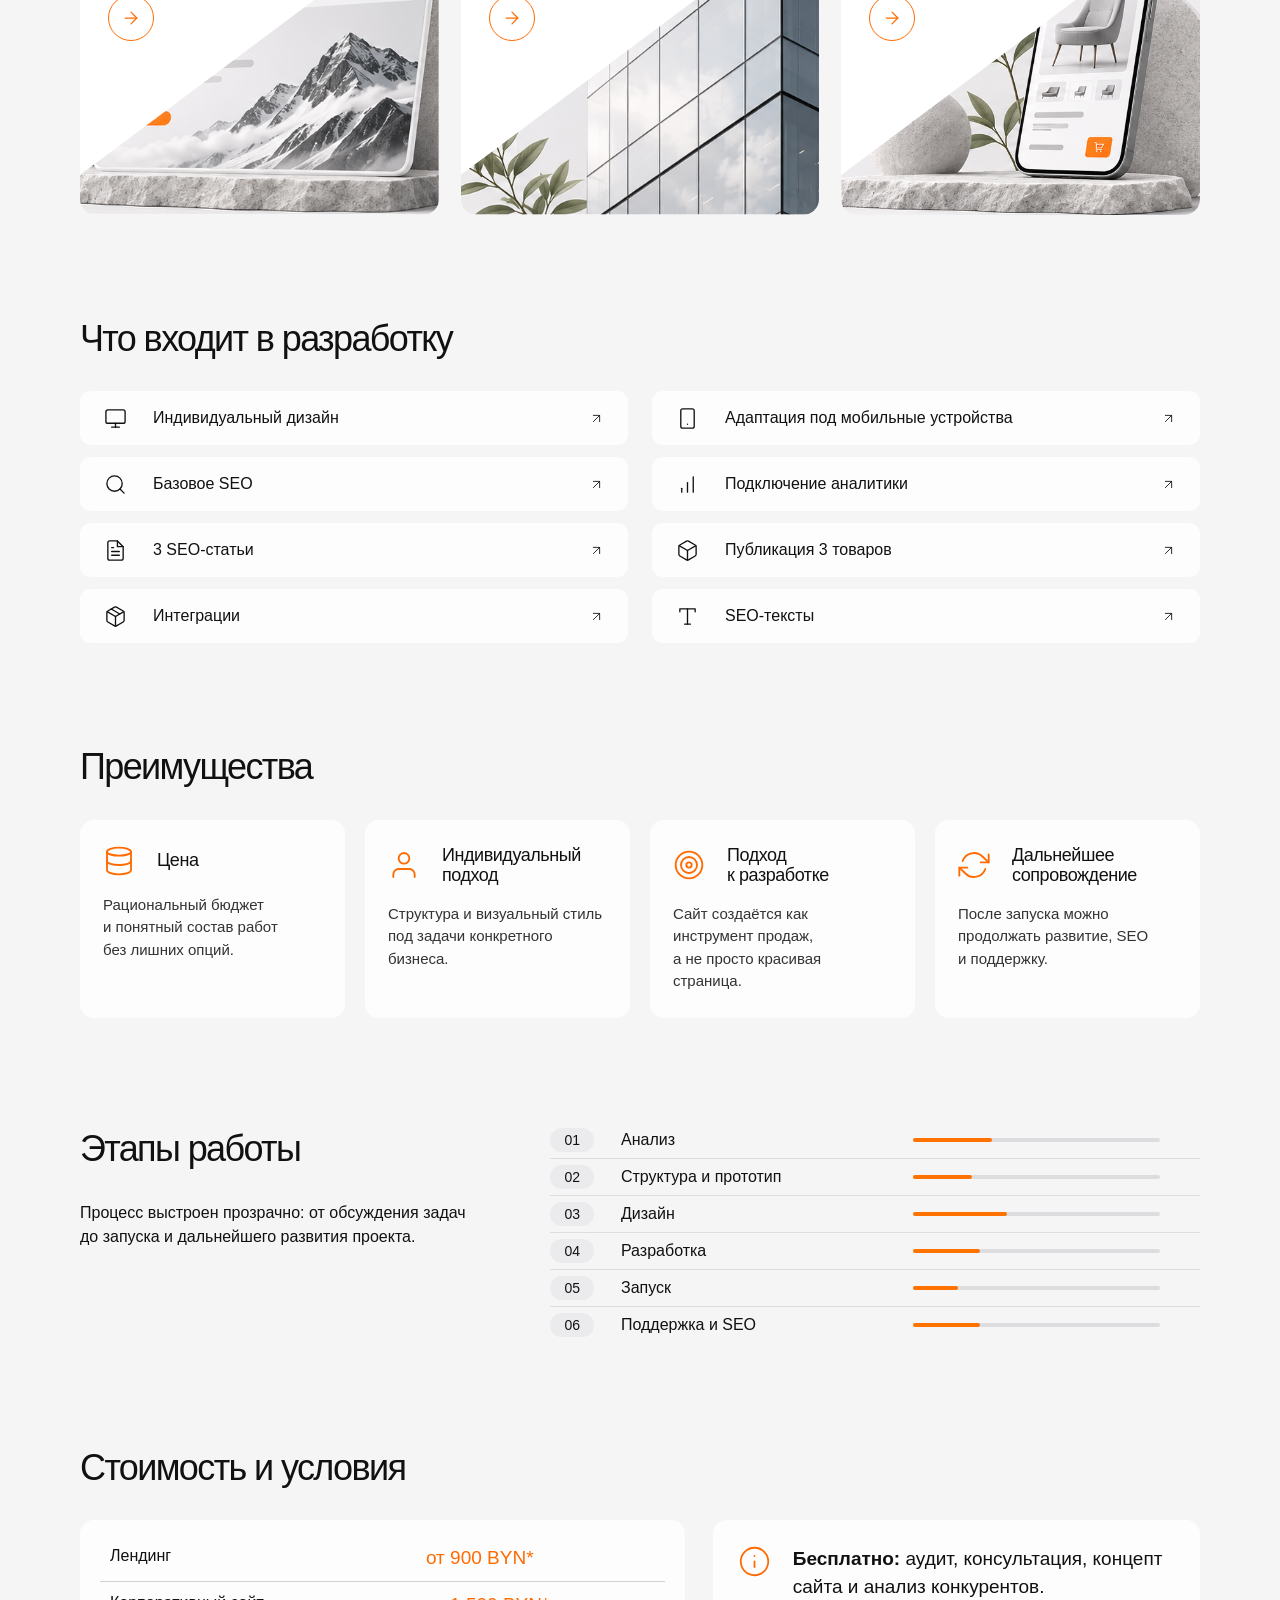
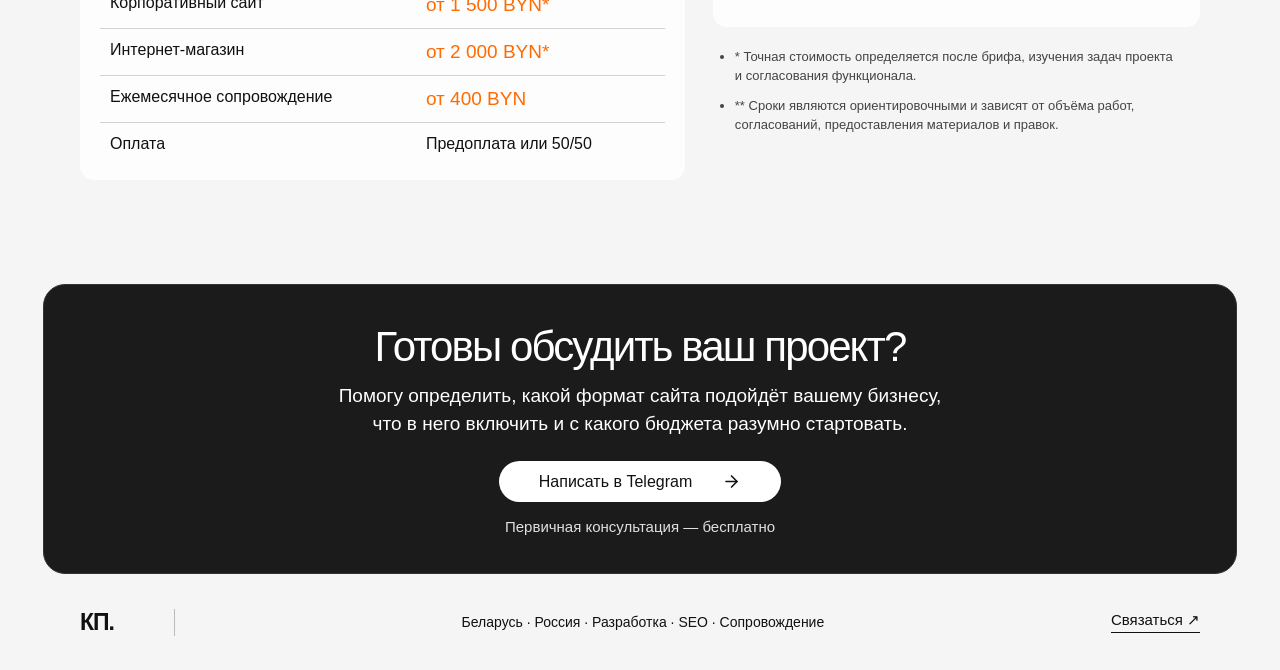
<file: business/index.html>
<!doctype html>
<html lang="ru"><head><meta charset="utf-8"><meta name="viewport" content="width=device-width,initial-scale=1"><meta name="theme-color" content="#f5f5f6"><meta name="description" content="Разработка, SEO-продвижение и сопровождение сайтов для малого и среднего бизнеса в Беларуси и России. Лендинги от 900 BYN."><title>Сайты для роста бизнеса — коммерческое предложение</title><link rel="stylesheet" href="style.css?v=6"></head><body>
<header class="wrap"><a class="logo" href="#home" aria-label="На главную">КП.</a><nav aria-label="Основная навигация"><a href="#about">О проекте</a><a href="#services">Услуги</a><a href="#benefits">Преимущества</a><a href="#pricing">Стоимость</a><a href="#contact">Контакты</a></nav><a class="text-link" href="https://t.me/mofyl">Связаться ↗</a></header>
<main id="home"><section class="hero wrap"><img class="hero-image" src="assets/hero-transparent.png" width="1561" height="1007" alt="Ноутбук с сайтом компании, графиками роста и аналитикой на каменном подиуме" fetchpriority="high"><div class="hero-copy"><div class="metrics"><div><strong>BY + RU</strong><span>работаем с бизнесом<br>в Беларуси и России</span></div><div><strong>SEO + Сайт</strong><span>инструменты для роста<br>и продаж</span></div></div><h1>Сайты для бизнеса,<br>которые помогают<br>продавать и расти</h1><p>Разработка, SEO-продвижение и сопровождение для малого и среднего бизнеса. Лендинги, корпоративные сайты и интернет-магазины с понятной структурой, индивидуальным дизайном и ориентацией на результат.</p><div class="actions"><a class="button orange" href="https://t.me/mofyl">Обсудить проект <i data-feather="arrow-right"></i></a><a class="button outline" href="https://t.me/mofyl">Написать в Telegram</a></div></div></section>
<section class="wrap about" id="about"><div><h2>О проекте</h2><p>Это универсальное коммерческое предложение для компаний, которым нужен современный сайт как инструмент привлечения клиентов, укрепления доверия и роста продаж. Сайт помогает снизить зависимость от сторонних площадок и выстроить собственный цифровой канал продаж.</p></div><div class="features"><article><i data-feather="layers"></i><h3>Индивидуальный<br>дизайн</h3></article><article><i data-feather="search"></i><h3>Базовое<br>SEO</h3></article><article><i data-feather="bar-chart"></i><h3>Аналитика<br>и интеграции</h3></article><article><i data-feather="headphones"></i><h3>Поддержка<br>и развитие</h3></article></div></section>
<section class="wrap" id="services"><h2>Что можно запустить</h2><div class="services"><article class="service service-editorial"><div class="service-top"><span class="service-number">01</span><i data-feather="monitor" aria-hidden="true"></i></div><div class="service-copy"><h3>Лендинг</h3><p>Для услуг, рекламы, отдельных предложений и быстрого запуска.</p><div class="service-meta"><strong>от 900 BYN*</strong><span>от 1 недели**</span></div><a class="service-arrow" href="https://t.me/mofyl" aria-label="Обсудить лендинг в Telegram"><i data-feather="arrow-right" aria-hidden="true"></i></a></div><img src="assets/landing-v2.png" width="814" height="420" alt="Минималистичный лендинг с фотографией гор" loading="lazy"></article><article class="service service-editorial"><div class="service-top"><span class="service-number">02</span><i data-feather="layers" aria-hidden="true"></i></div><div class="service-copy"><h3>Корпоративный<br>сайт</h3><p>Для компаний, которым важно доверие, структура и полноценное представление в интернете.</p><div class="service-meta"><strong>от 1 500 BYN*</strong><span>около 1 месяца**</span></div><a class="service-arrow" href="https://t.me/mofyl" aria-label="Обсудить корпоративный сайт в Telegram"><i data-feather="arrow-right" aria-hidden="true"></i></a></div><img src="assets/corporate-v2.png" width="815" height="420" alt="Современная архитектура офисного здания" loading="lazy"></article><article class="service service-editorial"><div class="service-top"><span class="service-number">03</span><i data-feather="shopping-cart" aria-hidden="true"></i></div><div class="service-copy"><h3>Интернет-магазин</h3><p>Для прямых продаж, каталога товаров, приёма заказов и развития собственного канала сбыта.</p><div class="service-meta"><strong>от 2 000 BYN*</strong><span>около 1 месяца**</span></div><a class="service-arrow" href="https://t.me/mofyl" aria-label="Обсудить интернет-магазин в Telegram"><i data-feather="arrow-right" aria-hidden="true"></i></a></div><img src="assets/shop-v2.png" width="814" height="484" alt="Интернет-магазин мебели на экране смартфона" loading="lazy"></article></div></section>
<section class="wrap" id="development"><h2>Что входит в разработку</h2><div class="accordion" id="accordion"></div></section>
<section class="wrap" id="benefits"><h2>Преимущества</h2><div class="benefits"><article><i data-feather="database"></i><h3>Цена</h3><p>Рациональный бюджет и понятный состав работ без лишних опций.</p></article><article><i data-feather="user"></i><h3>Индивидуальный<br>подход</h3><p>Структура и визуальный стиль под задачи конкретного бизнеса.</p></article><article><i data-feather="target"></i><h3>Подход к разработке</h3><p>Сайт создаётся как инструмент продаж, а не просто красивая страница.</p></article><article><i data-feather="refresh-cw"></i><h3>Дальнейшее<br>сопровождение</h3><p>После запуска можно продолжать развитие, SEO и поддержку.</p></article></div></section>
<section class="wrap stages"><div><h2>Этапы работы</h2><p>Процесс выстроен прозрачно: от обсуждения задач до запуска и дальнейшего развития проекта.</p></div><ol><li><span>Анализ</span><b style="--progress:32%"></b></li><li><span>Структура и прототип</span><b style="--progress:24%"></b></li><li><span>Дизайн</span><b style="--progress:38%"></b></li><li><span>Разработка</span><b style="--progress:27%"></b></li><li><span>Запуск</span><b style="--progress:18%"></b></li><li><span>Поддержка и SEO</span><b style="--progress:27%"></b></li></ol></section>
<section class="wrap" id="pricing"><h2>Стоимость и условия</h2><div class="pricing"><div class="price-table"><div><span>Лендинг</span><strong>от 900 BYN*</strong></div><div><span>Корпоративный сайт</span><strong>от 1 500 BYN*</strong></div><div><span>Интернет-магазин</span><strong>от 2 000 BYN*</strong></div><div><span>Ежемесячное сопровождение</span><strong>от 400 BYN</strong></div><div><span>Оплата</span><span>Предоплата или 50/50</span></div></div><div><aside class="free"><i data-feather="info"></i><p><b>Бесплатно:</b> аудит, консультация, концепт сайта и анализ конкурентов.</p></aside><ul class="notes"><li>* Точная стоимость определяется после брифа, изучения задач проекта и согласования функционала.</li><li>** Сроки являются ориентировочными и зависят от объёма работ, согласований, предоставления материалов и правок.</li></ul></div></div></section>
<section class="contact" id="contact"><h2>Готовы обсудить ваш проект?</h2><p>Помогу определить, какой формат сайта подойдёт вашему бизнесу,<br>что в него включить и с какого бюджета разумно стартовать.</p><a class="button" href="https://t.me/mofyl">Написать в Telegram <i data-feather="arrow-right"></i></a><small>Первичная консультация — бесплатно</small></section></main>
<footer class="wrap"><a class="logo" href="#home">КП.</a><span>Беларусь · Россия · Разработка · SEO · Сопровождение</span><a class="text-link" href="https://t.me/mofyl">Связаться ↗</a></footer><script src="assets/feather.min.js"></script><script src="script.js?v=2"></script></body></html>
</file>
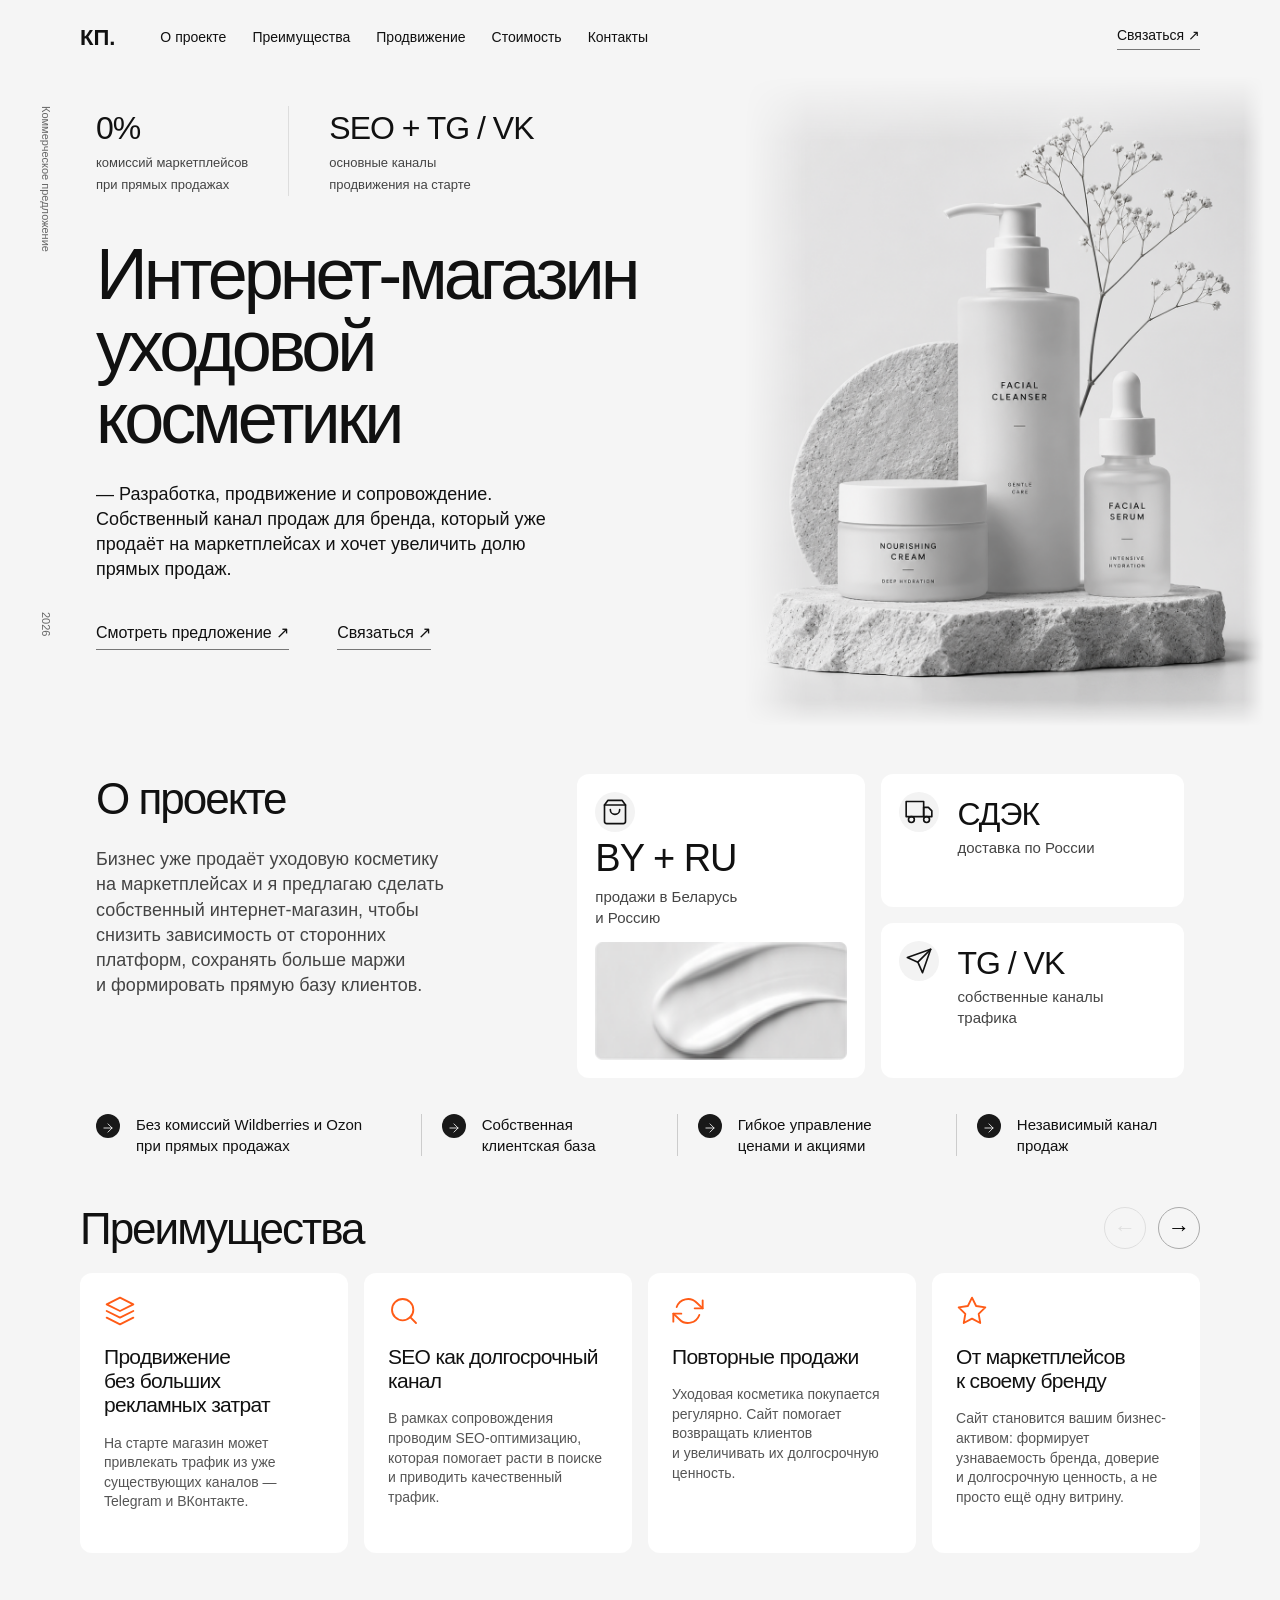
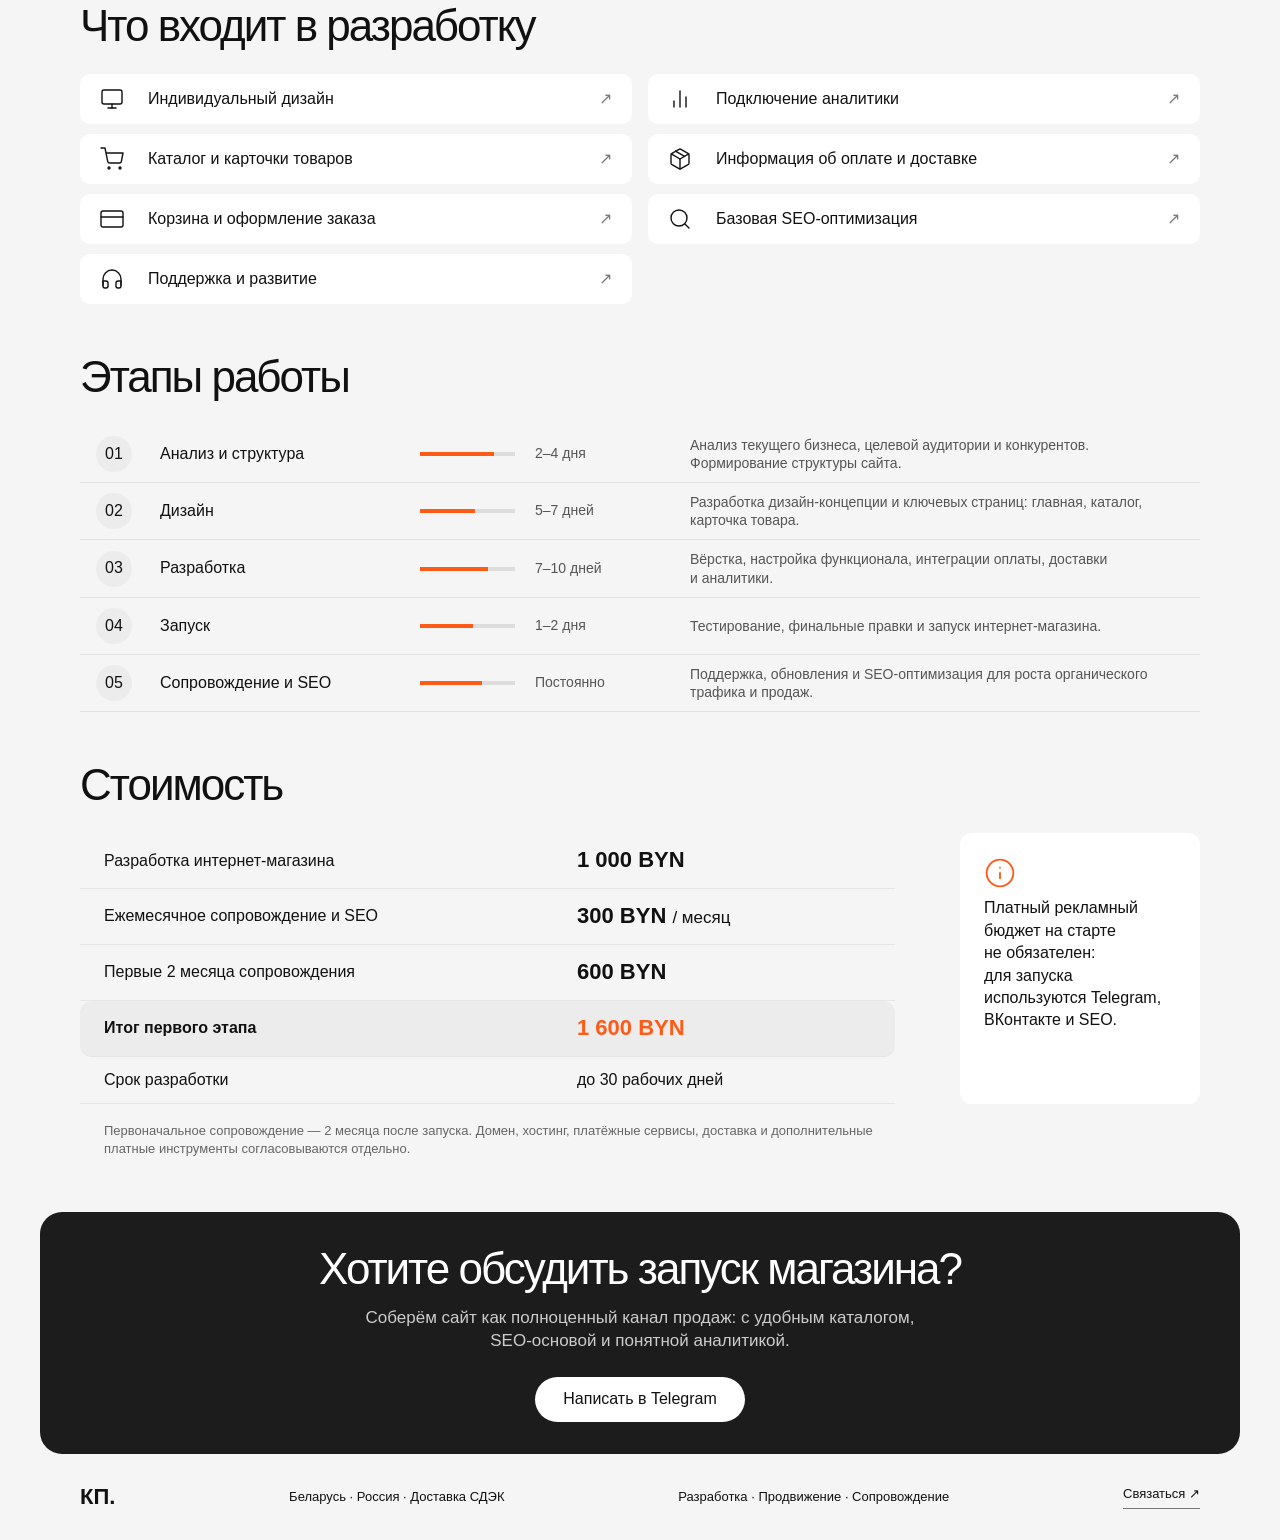
<file: cosmetics/index.html>
<!doctype html>
<html lang="ru"><head><meta charset="utf-8"><meta name="viewport" content="width=device-width,initial-scale=1"><meta name="description" content="Разработка, продвижение и сопровождение интернет-магазина уходовой косметики"><title>Интернет-магазин уходовой косметики — КП</title><link rel="stylesheet" href="style.css?v=2"></head><body>
<header class="wrap"><a class="logo" href="#">КП.</a><nav aria-label="Основная навигация"><a href="#about">О проекте</a><a href="#benefits">Преимущества</a><a href="#benefits">Продвижение</a><a href="#pricing">Стоимость</a><a href="#contact">Контакты</a></nav><a class="link" href="https://t.me/mofyl">Связаться ↗</a></header>
<main><section class="hero wrap"><aside>Коммерческое предложение <span>2026</span></aside><img class="hero-image" width="1122" height="1402" fetchpriority="high" src="assets/skincare-hq.png" alt="Белые флаконы уходовой косметики на каменном постаменте"><div class="hero-copy"><div class="metrics"><div><strong>0%</strong><span>комиссий маркетплейсов<br>при прямых продажах</span></div><div><strong>SEO + TG / VK</strong><span>основные каналы<br>продвижения на старте</span></div></div><h1>Интернет-магазин<br>уходовой<br>косметики</h1><p>— Разработка, продвижение и сопровождение.<br>Собственный канал продаж для бренда, который уже продаёт на маркетплейсах и хочет увеличить долю прямых продаж.</p><div class="hero-links"><a class="link" href="#about">Смотреть предложение ↗</a><a class="link" href="https://t.me/mofyl">Связаться ↗</a></div></div></section>
<section class="wrap about" id="about"><div><h2>О проекте</h2><p class="intro">Бизнес уже продаёт уходовую косметику на маркетплейсах и я предлагаю сделать собственный интернет-магазин, чтобы снизить зависимость от сторонних платформ, сохранять больше маржи и формировать прямую базу клиентов.</p></div><div class="tiles"><article class="tile country"><span class="icon" data-icon="bag"></span><h3>BY + RU</h3><p>продажи в Беларусь<br>и Россию</p><img src="assets/cream.png" alt="Текстура косметического крема"></article><article class="tile"><span class="icon" data-icon="truck"></span><div><h3>СДЭК</h3><p>доставка по России</p></div></article><article class="tile"><span class="icon" data-icon="send"></span><div><h3>TG / VK</h3><p>собственные каналы трафика</p></div></article></div><div class="facts"><p>Без комиссий Wildberries и Ozon при прямых продажах</p><p>Собственная клиентская база</p><p>Гибкое управление ценами и акциями</p><p>Независимый канал продаж</p></div></section>
<section class="wrap" id="benefits"><div class="section-top"><h2>Преимущества</h2><div class="arrows"><button id="prev" aria-label="Предыдущие преимущества">←</button><button id="next" aria-label="Следующие преимущества">→</button></div></div><div class="benefits" tabindex="0" aria-label="Преимущества интернет-магазина"></div><span class="sr-only" id="status" aria-live="polite"></span></section>
<section class="wrap" id="development"><h2>Что входит в разработку</h2><div class="accordion"></div></section>
<section class="wrap stages"><h2>Этапы работы</h2><div id="stages"></div></section>
<section class="wrap" id="pricing"><h2>Стоимость</h2><div class="pricing"><div><div class="price-row"><span>Разработка интернет-магазина</span><b>1 000 BYN</b></div><div class="price-row"><span>Ежемесячное сопровождение и SEO</span><b>300 BYN <small>/ месяц</small></b></div><div class="price-row"><span>Первые 2 месяца сопровождения</span><b>600 BYN</b></div><div class="price-row total"><strong>Итог первого этапа</strong><b>1 600 BYN</b></div><div class="price-row"><span>Срок разработки</span><span>до 30 рабочих дней</span></div></div><aside class="budget"><span class="orange icon" data-icon="info"></span><p>Платный рекламный бюджет на старте не обязателен: для запуска используются Telegram, ВКонтакте и SEO.</p></aside></div><p class="terms">Первоначальное сопровождение — 2 месяца после запуска. Домен, хостинг, платёжные сервисы, доставка и дополнительные платные инструменты согласовываются отдельно.</p></section>
<section class="contact" id="contact"><h2>Хотите обсудить запуск магазина?</h2><p>Соберём сайт как полноценный канал продаж: с удобным каталогом,<br>SEO-основой и понятной аналитикой.</p><a href="https://t.me/mofyl">Написать в Telegram</a></section></main><footer class="wrap"><a class="logo" href="#">КП.</a><span>Беларусь · Россия · Доставка СДЭК</span><span>Разработка · Продвижение · Сопровождение</span><a class="link" href="https://t.me/mofyl">Связаться ↗</a></footer><script src="assets/feather.min.js"></script><script src="script.js?v=3"></script></body></html>
</file>
<file: business/style.css>
*{box-sizing:border-box}html{scroll-behavior:smooth;scroll-padding-top:24px}body{margin:0;background:#f5f5f6;color:#111;font-family:Arial,Helvetica,sans-serif;font-size:16px;-webkit-font-smoothing:antialiased}a{color:inherit;text-decoration:none}button{font:inherit}p{line-height:1.35;margin:0}h1,h2,h3{font-weight:400;margin:0;letter-spacing:-.045em}h2{font-size:36px;line-height:1.12;margin-bottom:16px}h3{font-size:19px;line-height:1.14}.wrap{max-width:1160px;margin:auto;padding:0 20px}header{height:70px;display:flex;align-items:center;gap:56px}.logo{font-size:23px;font-weight:700;letter-spacing:-1px}nav{display:flex;gap:38px;font-size:15px}.text-link{font-size:15px;border-bottom:1px solid;padding-bottom:3px}header>.text-link{margin-left:auto}a:focus-visible,button:focus-visible{outline:2px solid #ff6b00;outline-offset:5px}nav a:hover,.text-link:hover{color:#ef6400}.hero{position:relative;min-height:490px;padding-top:16px;padding-bottom:28px}.hero-copy{position:relative;z-index:1;width:54%}.hero-image{position:absolute;width:59%;height:490px;object-fit:contain;right:-28px;top:-5px;mix-blend-mode:multiply}.metrics{display:flex;gap:44px;margin:0 0 29px}.metrics>div{min-width:180px}.metrics>div+div{border-left:1px solid #d0d0d0;padding-left:45px}.metrics strong{display:block;font-size:30px;font-weight:400;letter-spacing:-1px}.metrics span{display:block;font-size:15px;line-height:1.3;margin-top:3px}h1{font-size:56px;line-height:.99;margin-bottom:17px;letter-spacing:-.055em}.hero-copy>p{max-width:500px;font-size:16px}.actions{display:flex;gap:18px;margin-top:25px}.button{display:inline-flex;align-items:center;justify-content:center;gap:20px;border-radius:40px;background:#fff;padding:13px 29px;font-size:16px;transition:transform .25s,background .25s,box-shadow .25s;white-space:nowrap}.button svg{width:19px;height:19px}.button:hover{transform:translateY(-3px);box-shadow:0 5px 18px #00000015}.orange{background:#ff7107;color:#fff}.orange:hover{background:#ee6200}.outline{border:1px solid #aaa;background:transparent}.about{display:grid;grid-template-columns:42% 58%;align-items:center;gap:20px;margin-top:10px;margin-bottom:36px}.about p{font-size:14px;max-width:440px}.features{display:grid;grid-template-columns:repeat(4,1fr);gap:12px}.features article{padding:22px 20px;background:#ffffffc9;border-radius:14px;min-height:128px}.features svg{width:30px;height:30px;color:#ff6b00;stroke-width:1.4;margin-bottom:12px}.features h3{font-size:16px;letter-spacing:-.025em}section.wrap:not(.hero):not(.about){margin-bottom:28px}.services{display:grid;grid-template-columns:repeat(3,1fr);gap:14px}.service{border-radius:16px;background:#fff;position:relative;overflow:hidden;min-height:258px;padding:20px 23px}.service>img{position:absolute;right:-42px;top:20px;width:62%;height:230px;object-fit:cover;opacity:.92;border-radius:18px;transform:rotate(-5deg)}.service>div{position:relative;z-index:1}.service svg{color:#ff6b00;width:30px;height:30px;stroke-width:1.4;margin-bottom:8px}.service h3{font-size:25px;min-height:49px;max-width:90%}.service strong{color:#ff6900;font-size:23px;font-weight:500;display:block;letter-spacing:-.035em;margin-top:0}.service span{display:block;font-size:14px;margin-top:6px}.service p{font-size:14px;max-width:225px;margin-top:24px;text-shadow:0 0 7px white,0 0 7px white}.accordion{display:grid;grid-template-columns:1fr 1fr;gap:7px 19px;align-items:start}.accordion-item{background:#ffffffd9;border-radius:11px;overflow:hidden}.accordion button{width:100%;padding:9px 25px;display:flex;align-items:center;border:0;background:transparent;text-align:left;gap:32px;cursor:pointer;color:#111;font-size:16px}.accordion button svg{width:23px;height:23px;stroke-width:1.4;flex-shrink:0}.accordion button .arrow{margin-left:auto;width:15px;transition:transform .4s}.accordion button[aria-expanded=true] .arrow{transform:rotate(90deg);color:#ff6b00}.accordion-panel{display:grid;grid-template-rows:0fr;transition:grid-template-rows .45s ease,opacity .35s;opacity:0}.accordion-panel>div{overflow:hidden}.accordion-panel p{font-size:14px;color:#505050;padding:0 25px 0 80px;transition:padding .45s}.accordion-item.open .accordion-panel{grid-template-rows:1fr;opacity:1}.accordion-item.open p{padding-bottom:18px}.benefits{display:grid;grid-template-columns:repeat(4,1fr);gap:14px}.benefits article{background:#ffffffd9;border-radius:14px;padding:17px 24px;display:grid;grid-template-columns:40px 1fr;align-items:center;gap:9px 14px}.benefits svg{color:#ff6b00;width:32px;height:32px;stroke-width:1.4}.benefits h3{font-size:18px;letter-spacing:-.025em}.benefits p{grid-column:1/-1;color:#333;font-size:15px}.stages{display:grid;grid-template-columns:40% 58%;gap:2%;align-items:start;padding-top:0}.stages>div{padding-top:7px}.stages p{max-width:410px}.stages ol{list-style:none;counter-reset:stage;margin:0;padding:0}.stages li{counter-increment:stage;display:flex;gap:27px;align-items:center;border-bottom:1px solid #dedee0;min-height:28px;font-size:16px}.stages li:last-child{border:0}.stages li:before{content:'0' counter(stage);font-size:14px;background:#ebebed;border-radius:20px;padding:4px 14px}.stages li span{flex:1}.stages li b{width:38%;height:4px;background:#dddde0;border-radius:5px;margin-right:40px}.stages li b:before{content:'';display:block;width:var(--progress);height:100%;border-radius:5px;background:#ff7200}.pricing{display:grid;grid-template-columns:54% 44%;gap:2%}.price-table{background:#ffffffce;padding:7px 17px;border-radius:14px}.price-table>div{display:grid;grid-template-columns:58% 42%;padding:7px 12px;border-bottom:1px solid #d2d2d2;font-size:16px}.price-table>div:last-child{border:0}.price-table strong{color:#ff6b00;font-size:19px;font-weight:500}.free{display:flex;gap:22px;background:#ffffffce;border-radius:14px;padding:17px 25px;align-items:flex-start}.free svg{width:33px;height:33px;flex-shrink:0;color:#ff6b00;stroke-width:1.3}.free p{font-size:19px}.notes{padding-left:22px;margin:13px 0 0;color:#444;font-size:13px;line-height:1.3}.notes li+li{margin-top:6px}.contact{max-width:1194px;margin:24px auto 0;text-align:center;background:#1b1b1b;color:#fff;border:1px solid #333;border-radius:22px;padding:18px 20px 17px}.contact h2{font-size:42px;margin-bottom:5px}.contact p{font-size:19px;line-height:1.22}.contact .button{color:#111;margin:17px 0 10px;padding:11px 40px;gap:30px}.contact small{display:block;font-size:15px;color:#e0e0e0}footer{display:flex;align-items:center;justify-content:space-between;height:70px;gap:20px}footer>.logo{border-right:1px solid #bbb;padding-right:60px}footer>span{font-size:14px}.reveal{opacity:0;transform:translateY(20px);transition:opacity .75s ease,transform .75s ease}.reveal.visible{opacity:1;transform:none}@media(min-width:1500px){.hero{padding-top:24px}}@media(max-width:1050px){header{gap:30px}nav{gap:22px}.hero-image{right:0;width:54%}h1{font-size:46px}.hero-copy{width:56%}.metrics{gap:20px}.metrics>div{min-width:155px}.metrics>div+div{padding-left:25px}.actions{gap:12px}.button{padding:12px 21px}.about{grid-template-columns:40% 58%;gap:2%}.features article{padding:20px 15px}.service{padding:18px}.service h3{font-size:23px}.benefits article{padding:16px}.contact{margin-left:20px;margin-right:20px}}@media(max-width:760px){header{height:auto;min-height:65px;flex-wrap:wrap;gap:15px;padding-top:16px;padding-bottom:12px}nav{order:3;width:100%;overflow:auto;gap:23px;padding:4px 0;font-size:14px;white-space:nowrap}.hero{padding-top:20px;min-height:0}.hero-copy{width:100%}.metrics{margin-bottom:25px}.metrics strong{font-size:26px}h1{font-size:clamp(36px,7.6vw,54px)}.hero-copy>p{max-width:540px}.hero-image{position:relative;width:100%;height:auto;max-height:380px;object-fit:contain;top:0;right:0;margin-top:20px}.hero{display:flex;flex-direction:column-reverse}.actions{flex-wrap:wrap}.button{font-size:14px;padding:12px 22px}.about{display:block;margin-top:0}.about p{max-width:none}.features{margin-top:22px;grid-template-columns:repeat(4,1fr);gap:8px}.features article{padding:15px 10px;min-height:110px}.features h3{font-size:13px}.services{grid-template-columns:1fr}.service{min-height:245px;padding:23px}.service>img{width:50%;height:230px;right:-10px;top:10px}.service h3{font-size:27px;min-height:44px}.service p{max-width:55%;font-size:15px}.accordion{grid-template-columns:1fr}.accordion button{gap:20px;padding:12px 18px;font-size:15px}.accordion-panel p{padding-left:61px}.benefits{grid-template-columns:1fr 1fr;gap:10px}.benefits h3{font-size:16px}.benefits p{font-size:14px}.benefits article{gap:10px;grid-template-columns:30px 1fr}.benefits svg{width:27px}.stages{grid-template-columns:1fr;gap:20px}.stages p{max-width:none}.stages li b{margin-right:5px;width:32%}.stages li{gap:14px;font-size:14px}.pricing{grid-template-columns:1fr;gap:18px}.price-table>div{font-size:14px;padding:9px 0}.price-table strong{font-size:17px}h2{font-size:30px}.contact{padding:24px 16px;border-radius:18px}.contact h2{font-size:32px}.contact p{font-size:16px}.contact br{display:none}.contact small{font-size:13px}footer{height:auto;padding-top:22px;padding-bottom:22px;flex-wrap:wrap}footer>.logo{padding-right:25px}footer>span{order:3;width:100%;font-size:12px}}@media(prefers-reduced-motion:reduce){html{scroll-behavior:auto}*,*:before{transition:none!important;animation:none!important}.reveal{opacity:1;transform:none}}
.hero-image{mask-image:linear-gradient(to right,transparent,#000 7%,#000 94%,transparent);mask-composite:intersect}.service>img{mask-image:linear-gradient(to right,transparent,#000 30%)}.features{grid-template-columns:repeat(4,minmax(0,1fr))}.benefits{grid-template-columns:repeat(4,minmax(0,1fr))}@media(max-width:760px){.metrics>div{min-width:0;flex:1}.metrics{gap:18px}.metrics>div+div{padding-left:18px}.features{grid-template-columns:repeat(2,minmax(0,1fr))}.features h3{font-size:15px}.features article{padding:18px}.benefits{grid-template-columns:repeat(2,minmax(0,1fr))}.benefits article{min-width:0}.benefits h3{overflow-wrap:anywhere}.hero-image{mask-image:linear-gradient(to bottom,transparent,#000 6%,#000 94%,transparent)}}
@media(min-width:761px) and (max-width:1050px){.features{grid-template-columns:repeat(2,minmax(0,1fr))}.features article{min-height:100px;padding:14px 18px}.features h3 br{display:none}.features svg{margin-bottom:5px}.hero-image{width:51%;mask-image:linear-gradient(to right,transparent,#000 18%,#000 94%,transparent)}.hero-copy>p{max-width:92%}.benefits article{grid-template-columns:1fr}.benefits h3{min-height:38px}}
@media(min-width:761px) and (max-width:1050px){.features h3 br{display:initial}}
/* Spacing rhythm: generous sections, comfortable card padding. */
header{height:88px}
h2{margin-bottom:26px}
p{line-height:1.5}
.hero{padding-top:28px;padding-bottom:60px;min-height:560px}
.hero-image{top:14px;height:510px}
.metrics{margin-bottom:36px}
h1{margin-bottom:24px;line-height:1.04}
.actions{margin-top:32px;gap:20px}
.about{margin-top:24px;margin-bottom:72px;gap:28px;grid-template-columns:minmax(0,40%) minmax(0,1fr)}
.about p{line-height:1.55}
.features{gap:16px}
.features article{padding:26px 20px;min-height:148px}
section.wrap:not(.hero):not(.about){margin-bottom:68px}
.services{gap:20px}
.service{min-height:300px;padding:28px 24px}
.service>img{top:32px;height:242px}
.service h3{min-height:62px}
.service span{margin-top:10px}
.service p{margin-top:28px;line-height:1.5}
.accordion{gap:12px 24px}
.accordion button{padding:15px 24px;gap:26px;min-height:54px}
.accordion-panel p{padding-left:73px;line-height:1.55}
.accordion-item.open p{padding-bottom:24px}
.benefits{gap:20px}
.benefits article{padding:25px 23px;gap:17px 14px;align-content:start}
.benefits p{line-height:1.5}
.stages{gap:6%;grid-template-columns:36% 58%}
.stages li{min-height:37px}
.pricing{gap:28px;grid-template-columns:minmax(0,54%) minmax(0,1fr)}
.price-table{padding:15px 20px}
.price-table>div{padding:12px 10px}
.free{padding:25px;gap:22px}
.notes{margin-top:20px;line-height:1.5}
.notes li+li{margin-top:10px}
.contact{margin-top:12px;padding:38px 28px}
.contact h2{margin-bottom:12px}
.contact p{line-height:1.45}
.contact .button{margin-top:24px;margin-bottom:16px}
footer{height:96px}
@media(min-width:761px) and (max-width:1050px){
 .hero{min-height:580px}.about{gap:24px}.features article{padding:20px 18px;min-height:125px}.features svg{margin-bottom:10px}.service{padding:24px 20px;min-height:340px}.service h3{font-size:22px;min-height:66px}.service p{max-width:80%}.benefits{gap:14px}.benefits article{padding:22px 18px}.price-table>div{padding:12px 0;font-size:14px}.price-table strong{font-size:17px}
}
@media(max-width:760px){
 header{height:auto;padding-top:20px;padding-bottom:18px;row-gap:18px}
 .hero{padding-top:28px;padding-bottom:38px;min-height:0}
 .hero-image{top:0;height:auto;margin-top:32px}
 .metrics{margin-bottom:30px}
 h1{margin-bottom:22px}
 h2{margin-bottom:24px}
 .actions{gap:14px;margin-top:26px}
 .about{margin-top:12px;margin-bottom:52px}
 .features{margin-top:28px;gap:12px}
 .features article{padding:22px 18px;min-height:130px}
 section.wrap:not(.hero):not(.about){margin-bottom:52px}
 .services{gap:18px}
 .service{min-height:280px;padding:26px 23px}
 .service>img{top:24px;height:235px}
 .service h3{min-height:52px;font-size:25px}
 .service p{max-width:58%;margin-top:26px}
 .accordion{gap:12px}
 .accordion button{padding:15px 18px;gap:18px;line-height:1.4}
 .accordion-panel p{padding-left:59px;padding-right:22px}
 .benefits{gap:14px}
 .benefits article{padding:22px 18px;grid-template-columns:1fr;gap:14px}
 .benefits h3{min-height:38px;overflow-wrap:normal}
 .stages{grid-template-columns:1fr;gap:24px}
 .stages li{min-height:38px}
 .pricing{grid-template-columns:minmax(0,1fr);gap:24px}
 .price-table{padding:14px 16px}
 .price-table>div{padding:12px 0;font-size:13px;column-gap:10px;grid-template-columns:minmax(0,56%) minmax(0,1fr)}
 .price-table strong{font-size:16px}
 .free{padding:23px 20px}
 .contact{margin-top:8px;padding:32px 20px}
 .contact h2{font-size:30px;line-height:1.1}
 .contact p{font-size:16px}
 footer{height:auto;padding-top:28px;padding-bottom:28px;row-gap:24px}
}

/* The hero asset has its own alpha channel; preserve its full silhouette. */
.hero-image{mask-image:none;mix-blend-mode:normal}
/* Service cards: editorial structure with a diagonal image and contact link. */
.services{grid-template-columns:repeat(3,minmax(0,1fr));gap:22px}
.service.service-editorial{min-height:570px;padding:28px;isolation:isolate;transition:box-shadow .3s}
.service-editorial:hover{box-shadow:0 12px 32px #00000008}
.service-editorial>.service-top{display:flex;align-items:center;justify-content:space-between;position:relative;z-index:2;margin-bottom:30px}
.service-editorial .service-number{margin:0;font-size:13px;color:#777;letter-spacing:.04em;font-variant-numeric:tabular-nums}
.service-editorial .service-top svg{margin:0;width:28px;height:28px;stroke-width:1.4}
.service-editorial>.service-copy{position:relative;z-index:2}
.service-editorial .service-copy h3{min-height:62px;max-width:100%;font-size:27px;line-height:1.12;letter-spacing:-.04em}
.service-editorial .service-copy p{margin:17px 0 0;max-width:95%;min-height:84px;font-size:15px;line-height:1.5;text-shadow:none}
.service-editorial .service-meta{margin-top:23px}
.service-editorial .service-meta strong{font-size:23px;line-height:1.2}
.service-editorial .service-meta span{font-size:14px;margin-top:9px;color:#555}
.service-editorial .service-arrow{width:46px;height:46px;border:1px solid #ff6b00;border-radius:50%;display:inline-flex;align-items:center;justify-content:center;margin-top:25px;background:#fff;transition:background .25s,transform .25s}
.service-editorial .service-arrow svg{width:20px;height:20px;margin:0;color:#ff6b00;stroke-width:1.5}
.service-editorial .service-arrow:hover{background:#ff6b00;transform:translateX(3px)}
.service-editorial .service-arrow:hover svg{color:#fff}
.service.service-editorial>img{top:auto;right:0;bottom:0;width:100%;height:54%;border-radius:0;transform:none;opacity:1;mask-image:none;object-fit:cover;object-position:center;clip-path:polygon(100% 0,100% 100%,0 100%,0 87%);z-index:0}
@media(min-width:761px) and (max-width:1050px){.service.service-editorial{padding:23px;min-height:600px}.service-editorial .service-copy h3{font-size:23px;min-height:58px}.service-editorial .service-copy p{min-height:115px;max-width:100%;font-size:14px}.service-editorial .service-meta strong{font-size:21px}.services{gap:16px}}
@media(max-width:760px){.services{grid-template-columns:minmax(0,1fr);gap:20px}.service.service-editorial{padding:26px;min-height:545px}.service-editorial>.service-top{margin-bottom:28px}.service-editorial .service-copy h3{font-size:27px;min-height:0}.service-editorial .service-copy p{max-width:90%;min-height:0;margin-top:18px}.service-editorial .service-meta{margin-top:24px}.service-editorial .service-arrow{margin-top:24px}.service.service-editorial>img{height:48%;object-position:center}}
@media(prefers-reduced-motion:reduce){.service-editorial .service-arrow:hover{transform:none}}
/* More room between sections and readable feature-card insets. */
section.wrap:not(.hero):not(.about){margin-bottom:104px}
.about{margin-top:32px;margin-bottom:104px;column-gap:40px}
.hero{padding-bottom:88px}
h2{margin-bottom:32px}
.features{grid-template-columns:repeat(2,minmax(0,1fr));gap:20px}
.features article{min-width:0;min-height:164px;padding:28px 32px}
.features h3{font-size:16px;line-height:1.35;letter-spacing:-.025em}
.features svg{margin-bottom:18px}
@media(min-width:761px) and (max-width:1050px){.about{column-gap:28px}.features{gap:16px}.features article{padding:26px 24px;min-height:160px}}
@media(max-width:760px){
 section.wrap:not(.hero):not(.about){margin-bottom:76px}
 .hero{padding-bottom:56px}
 .about{margin-top:16px;margin-bottom:76px}
 h2{margin-bottom:28px}
 .features{margin-top:32px;gap:16px}
 .features article{padding:26px 24px;min-height:160px}
}
@media(max-width:479px){.features{grid-template-columns:minmax(0,1fr)}.features article{padding:28px 30px;min-height:150px}}
</file>
<file: cosmetics/style.css>
*{box-sizing:border-box}html{scroll-behavior:smooth;scroll-padding-top:24px}body{margin:0;background:#f5f5f5;color:#111;font:16px/1.4 Arial,Helvetica,sans-serif}a{color:inherit;text-decoration:none}button,summary{cursor:pointer}a:focus-visible,button:focus-visible,summary:focus-visible,[tabindex]:focus-visible{outline:2px solid #ff5b16;outline-offset:4px}.wrap{width:calc(100% - 128px);max-width:1120px;margin:auto}header{display:flex;align-items:center;gap:45px;height:76px;font-size:14px}nav{display:flex;gap:26px}header>.link{margin-left:auto}.logo{font-weight:800;font-size:22px}.link{border-bottom:1px solid #777;padding-bottom:4px;white-space:nowrap}h1,h2,h3,p{margin:0}h2{font-size:44px;line-height:1.12;font-weight:400;letter-spacing:-2px;margin-bottom:24px}h3{font-weight:400}section.wrap{margin-bottom:48px}.hero{position:relative;min-height:650px;padding:30px 16px 40px}.hero-image{position:absolute;width:57%;right:-64px;bottom:0;mix-blend-mode:multiply}.hero-copy{position:relative;width:66%}.metrics{display:flex;gap:40px;margin-bottom:42px}.metrics>div+div{border-left:1px solid #ddd;padding-left:40px}.metrics strong{display:block;font-size:32px;font-weight:400;letter-spacing:-1px}.metrics span{font-size:13px;color:#444}h1{font-size:72px;line-height:1;letter-spacing:-4px;font-weight:400;margin-bottom:28px}.hero p{max-width:460px;font-size:18px}.hero-links{display:flex;gap:48px;margin-top:40px}.hero aside{position:absolute;left:-42px;top:30px;writing-mode:vertical-rl;transform:rotate(180deg);font-size:11px;color:#666;height:530px;display:flex;justify-content:space-between}.about{display:grid;grid-template-columns:1fr 1.4fr;gap:36px 48px;padding:0 16px}.intro{font-size:18px;color:#444;max-width:370px}.tiles{display:grid;grid-template-columns:1fr 1.05fr;gap:16px}.tile{padding:18px;background:#fff;border-radius:12px;display:flex;gap:18px;align-items:flex-start}.tile h3{font-size:32px;letter-spacing:-1px}.tile p{font-size:15px;color:#444}.icon{width:32px;height:32px;display:inline-block;flex-shrink:0}.icon svg{width:100%;height:100%}.tile .icon{padding:6px;background:#f3f3f3;border-radius:50%;width:40px;height:40px}.country{grid-row:span 2;display:block}.country h3{font-size:38px}.country img{width:100%;display:block;margin-top:14px;border-radius:7px}.facts{grid-column:1/-1;display:grid;grid-template-columns:1.3fr 1fr 1.1fr 1fr;gap:28px;font-size:15px}.facts p{display:flex;gap:16px;align-items:flex-start}.facts .icon{width:24px;height:24px;padding:5px;background:#191919;color:white;border-radius:50%}.facts p+p{border-left:1px solid #ccc;padding-left:20px}.section-top{display:flex;align-items:center;justify-content:space-between;margin-bottom:20px}.section-top h2{margin:0}.arrows{display:flex;gap:12px}.arrows button{width:42px;height:42px;background:none;border:1px solid #aaa;border-radius:50%;font-size:22px}.arrows button:disabled{opacity:.3;cursor:default}.benefits{display:flex;gap:16px;overflow-x:auto;scroll-snap-type:x mandatory;scrollbar-width:none}.benefits::-webkit-scrollbar{display:none}.benefit{flex:0 0 calc((100% - 48px)/4);scroll-snap-align:start;background:#fff;border-radius:12px;padding:22px 24px;min-height:280px}.benefit>.icon{color:#ff5b16;margin-bottom:18px}.benefit h3{font-size:21px;line-height:1.15;letter-spacing:-.7px;margin-bottom:16px}.benefit p{font-size:14px;color:#555;line-height:1.4}.accordion{display:grid;grid-template-columns:1fr 1fr;gap:10px 16px;align-items:start}details{background:#fff;border-radius:10px}summary{list-style:none;padding:13px 20px;display:flex;align-items:center;gap:24px;font-size:16px}summary .icon{width:24px;height:24px}summary::-webkit-details-marker{display:none}summary:after{content:'↗';margin-left:auto;color:#777}details[open] summary:after{content:'−'}details p{padding:0 24px 20px 68px;color:#555;font-size:15px}.stage{display:grid;grid-template-columns:44px 240px 95px 135px 1fr;gap:20px;align-items:center;padding:10px 16px;border-bottom:1px solid #e2e2e2}.stage strong{font-weight:400}.number{border-radius:50%;background:#ececec;width:36px;height:36px;display:grid;place-items:center}.stage i{height:4px;background:#ddd;position:relative}.stage i:after{content:'';position:absolute;background:#ff5b16;width:var(--progress);height:100%}.stage>span:not(.number){font-size:14px;color:#555}.stage p{font-size:14px;color:#555;line-height:1.3}.pricing{display:grid;grid-template-columns:1fr 240px;gap:65px}.price-row{display:grid;grid-template-columns:1.5fr 1fr;gap:32px;padding:12px 24px;border-bottom:1px solid #e6e6e6;align-items:center}.price-row b{font-size:22px}.price-row small{font-size:17px;font-weight:400}.total{background:#ececec;border-radius:12px}.total b,.orange{color:#ff5b16}.budget{padding:24px;background:#fff;border-radius:12px;font-size:16px}.budget .icon{margin-bottom:8px}.terms{font-size:13px;color:#666;max-width:780px;margin:18px 24px 0}.contact{max-width:1200px;width:calc(100% - 80px);margin:54px auto 0;background:#1c1c1c;color:#fff;border-radius:22px;text-align:center;padding:32px}.contact h2{margin-bottom:12px}.contact p{color:#ccc;font-size:17px}.contact>a{display:inline-block;background:white;color:#111;border-radius:28px;padding:11px 28px;margin-top:24px}footer{display:flex;align-items:center;justify-content:space-between;gap:24px;padding:28px 0;font-size:13px}.sr-only{position:absolute;width:1px;height:1px;overflow:hidden;clip-path:inset(50%)}
@media(max-width:0px){.wrap{width:calc(100% - 80px)}header{gap:26px}nav{gap:18px;font-size:12px}h1{font-size:58px}.hero{min-height:570px}.hero-image{right:-40px;width:58%}.hero p{font-size:16px;max-width:350px}.metrics{gap:22px}.metrics>div+div{padding-left:22px}.metrics strong{font-size:28px}h2{font-size:36px}.about{gap:28px}.intro{font-size:16px}.tile{gap:10px;padding:16px}.tile h3{font-size:28px}.facts{gap:12px;font-size:13px}.benefit{padding:20px 18px}.benefit h3{font-size:18px}.stage{grid-template-columns:36px 180px 64px 100px 1fr;gap:14px;padding:9px 8px}.stage p{font-size:12px}.pricing{gap:40px;grid-template-columns:1fr 210px}.price-row{padding:12px;font-size:14px}.price-row b{font-size:19px}}
@media(max-width:700px){.wrap{width:calc(100% - 36px)}header{height:66px;gap:20px}nav{display:none}header>.link{font-size:13px}.hero{padding:18px 0 0;min-height:0}.hero aside{display:none}.hero-copy{width:100%}.metrics{margin-bottom:28px;gap:24px}.metrics strong{font-size:26px}.metrics span{font-size:11px}h1{font-size:clamp(36px,9.6vw,64px);letter-spacing:-2px}.hero p{max-width:100%;font-size:16px}.hero-links{gap:28px;font-size:13px;margin-top:26px}.hero-image{position:relative;width:100%;right:auto;margin-top:22px;display:block}.hero{display:flex;flex-direction:column}.hero-copy{order:-1}section.wrap{margin-bottom:38px}.about{padding:0;grid-template-columns:1fr;gap:24px}.intro{max-width:none}.tiles{gap:12px}.tile p{font-size:13px}.tile h3{font-size:26px}.tile .icon{width:28px;height:28px;padding:4px}.facts{grid-template-columns:1fr 1fr;gap:20px}.facts p{gap:10px}.facts p+p{border:0;padding-left:0}h2{font-size:32px;letter-spacing:-1.4px}.arrows{gap:8px}.arrows button{width:36px;height:36px}.benefit{flex-basis:82%;min-height:240px;padding:24px}.benefit h3{font-size:22px}.benefit p{font-size:15px}.accordion{grid-template-columns:1fr}summary{font-size:15px;gap:12px;padding:16px}details p{padding-left:52px}.stage{grid-template-columns:32px 1fr auto;gap:10px;padding:14px 0}.stage i{display:none}.stage p{grid-column:2/-1;font-size:13px}.stage strong{font-size:14px}.stage>span:not(.number){font-size:12px}.number{width:30px;height:30px;font-size:13px}.pricing{grid-template-columns:1fr;gap:20px}.price-row{grid-template-columns:1.25fr 1fr;gap:16px;padding:12px 8px}.price-row b{font-size:18px}.price-row small{font-size:13px}.budget{padding:20px;display:flex;gap:16px;font-size:14px}.terms{margin:18px 8px 0}.contact{width:calc(100% - 28px);padding:30px 20px;margin-top:36px}.contact h2{font-size:30px}.contact p{font-size:15px}.contact br{display:none}footer{flex-wrap:wrap;justify-content:flex-start;font-size:11px;gap:18px}footer span{flex-basis:75%}}
@media(prefers-reduced-motion:reduce){html{scroll-behavior:auto}}
@media(min-width:701px) and (max-width:1000px){body{zoom:.64}}
.hero aside{transform:none}
/* The supplied original needs only a soft edge blend, without the old text mask. */
.hero-image{height:100%;object-fit:contain;object-position:right bottom;mask-image:linear-gradient(to bottom,transparent,#000 10%,#000 96%,transparent),linear-gradient(to right,transparent,#000 12%,#000 96%,transparent);mask-composite:intersect}
@media(max-width:700px){.hero-image{height:auto}}
/* Progressive enhancement: all content stays visible if JavaScript is unavailable. */
.reveal{opacity:0;transform:translateY(22px);transition:opacity .7s cubic-bezier(.2,.65,.3,1),transform .7s cubic-bezier(.2,.65,.3,1);transition-delay:var(--reveal-delay,0ms)}
.reveal.is-visible{opacity:1;transform:none}
summary:after{transition:transform .3s ease;color:#777}
details[open] summary:after{content:'↗'}
details.is-expanded summary:after{transform:rotate(90deg)}
@media(prefers-reduced-motion:reduce){.reveal{opacity:1;transform:none;transition:none}summary:after{transition:none}}
@media(min-width:701px){.hero-image{width:auto;max-width:57%}}
</file>
